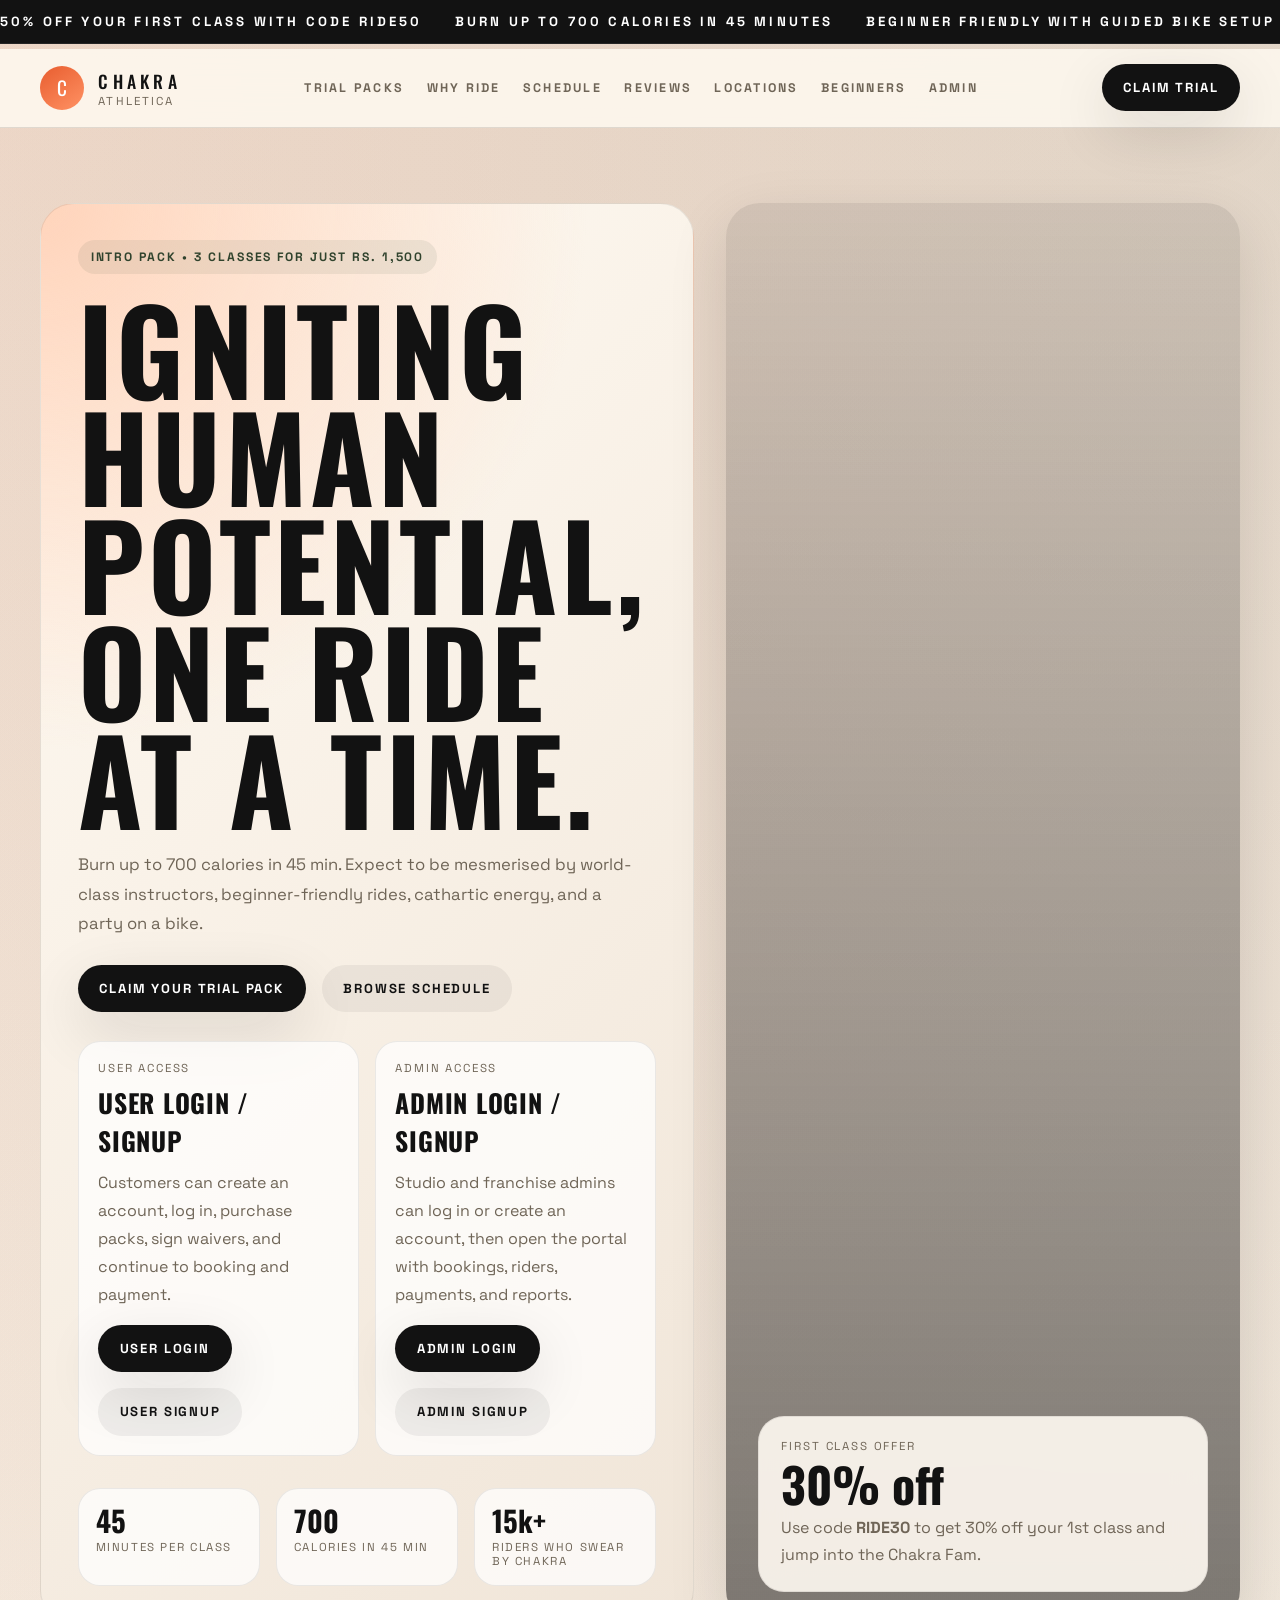
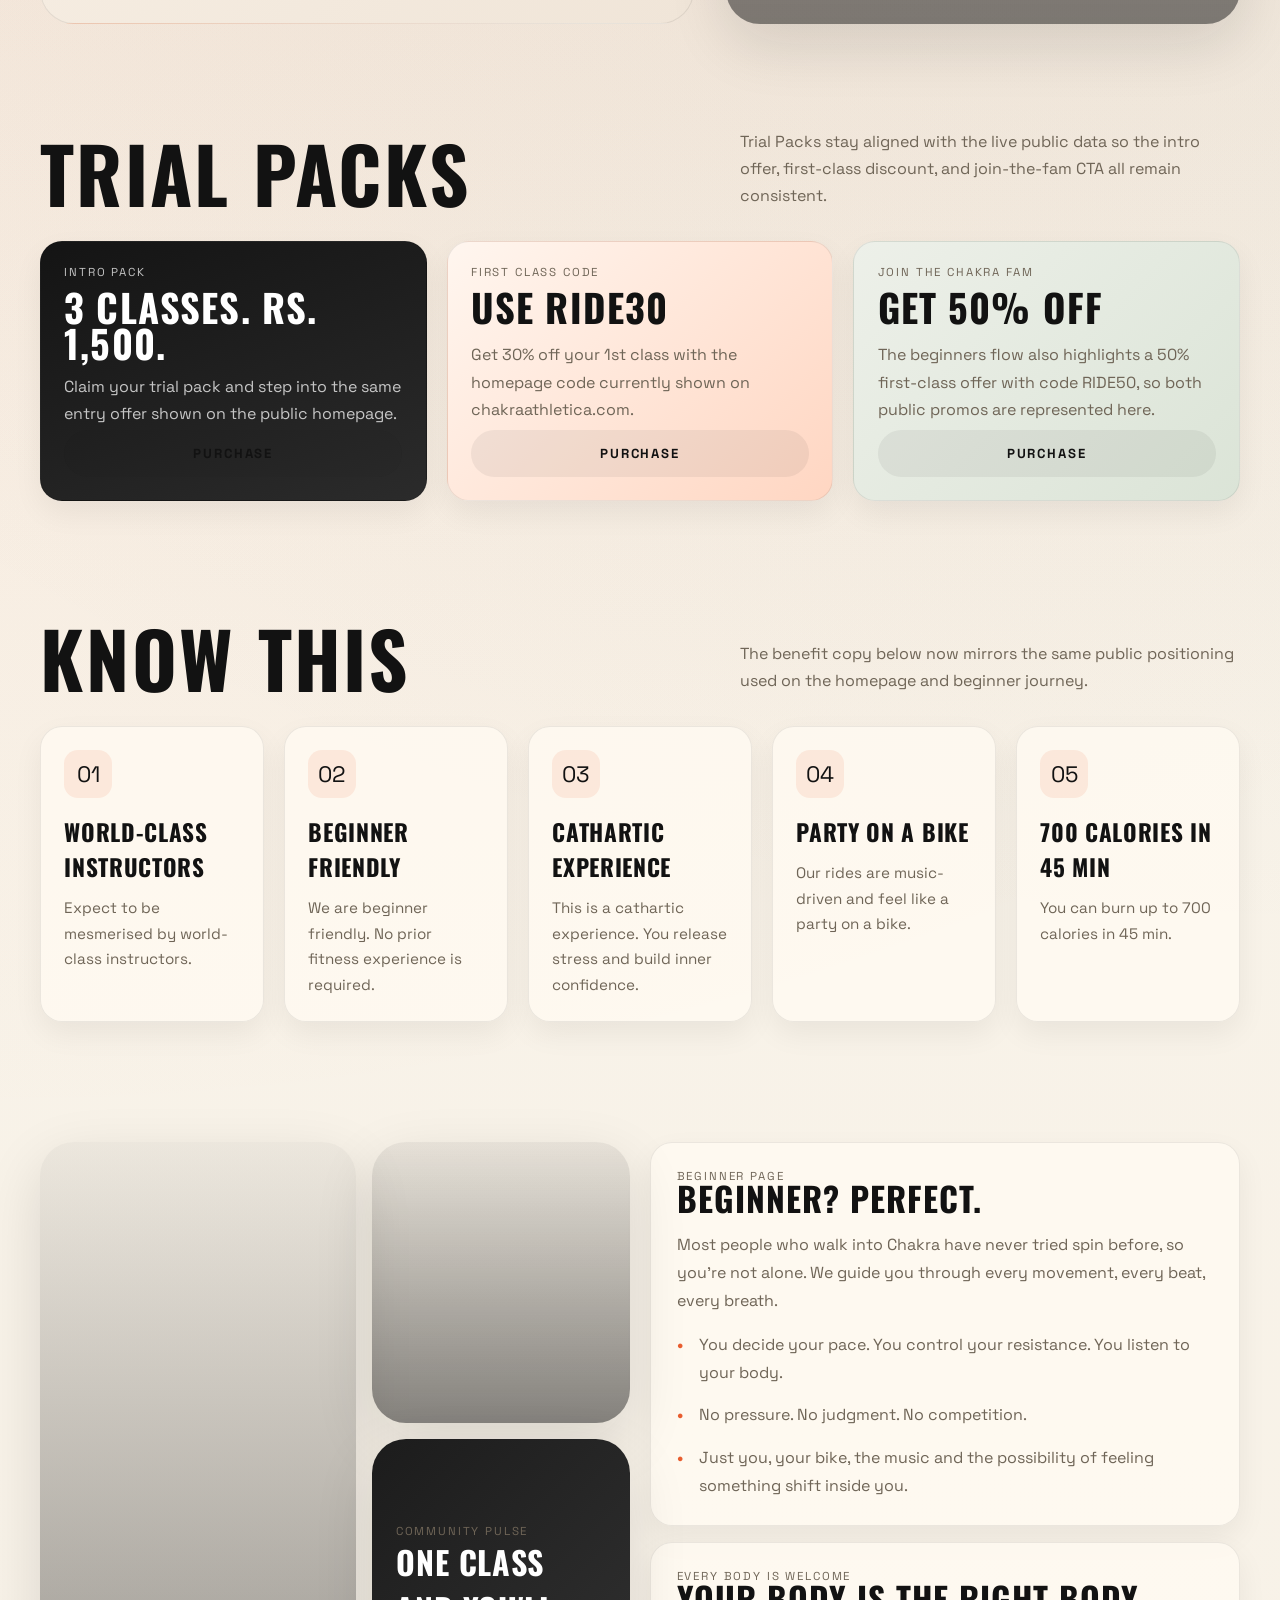
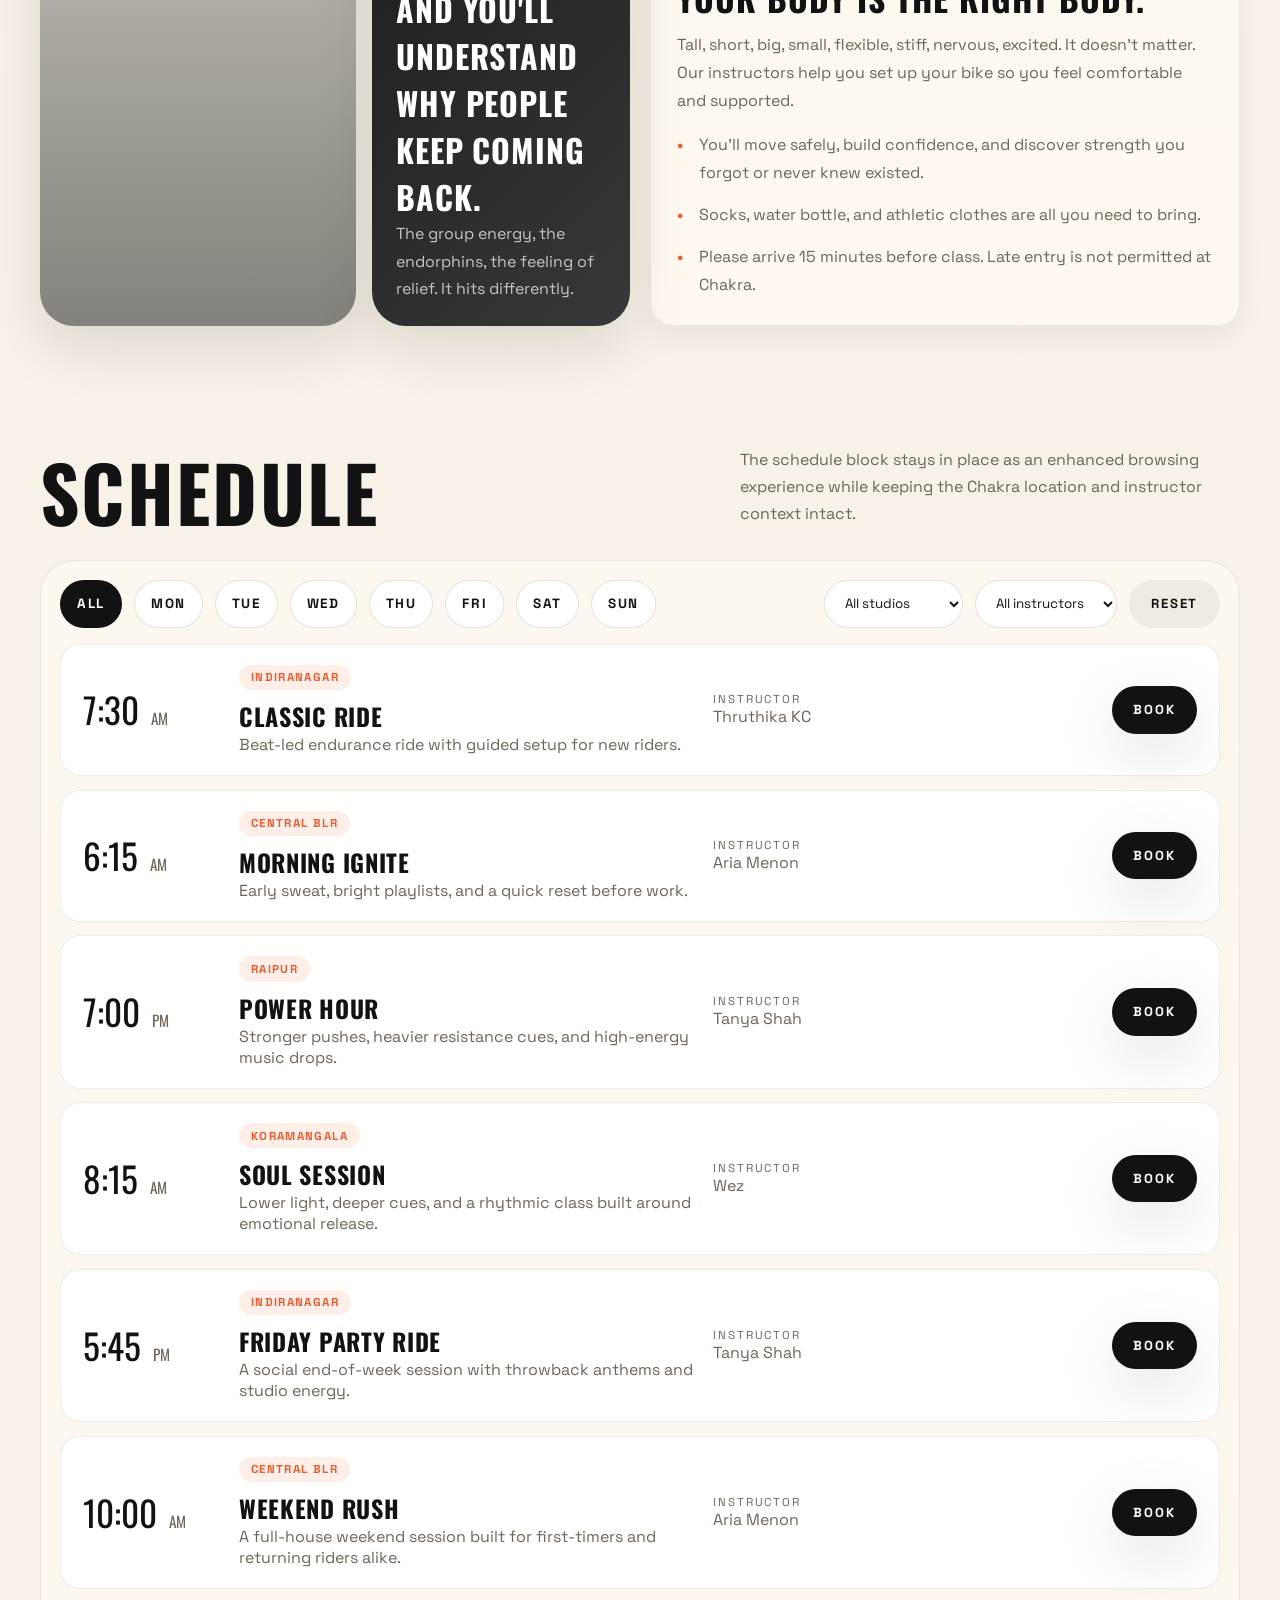
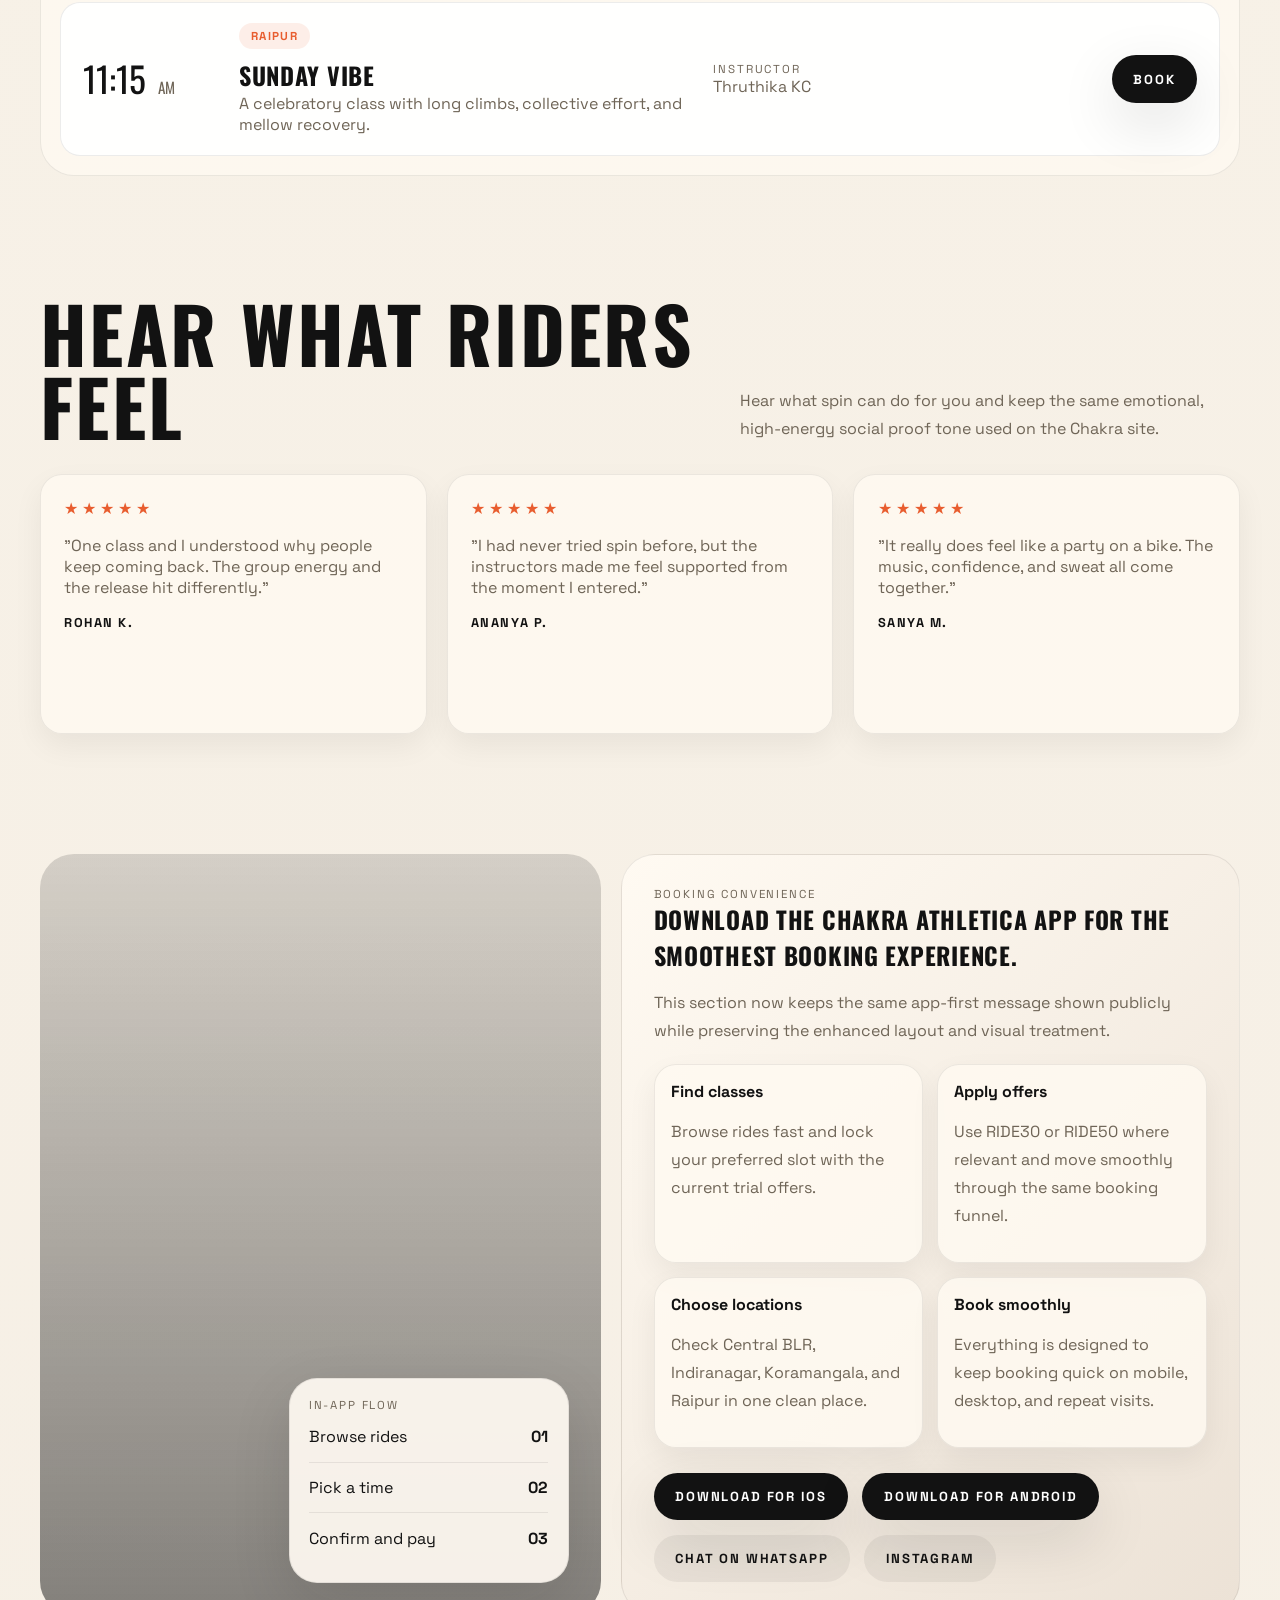
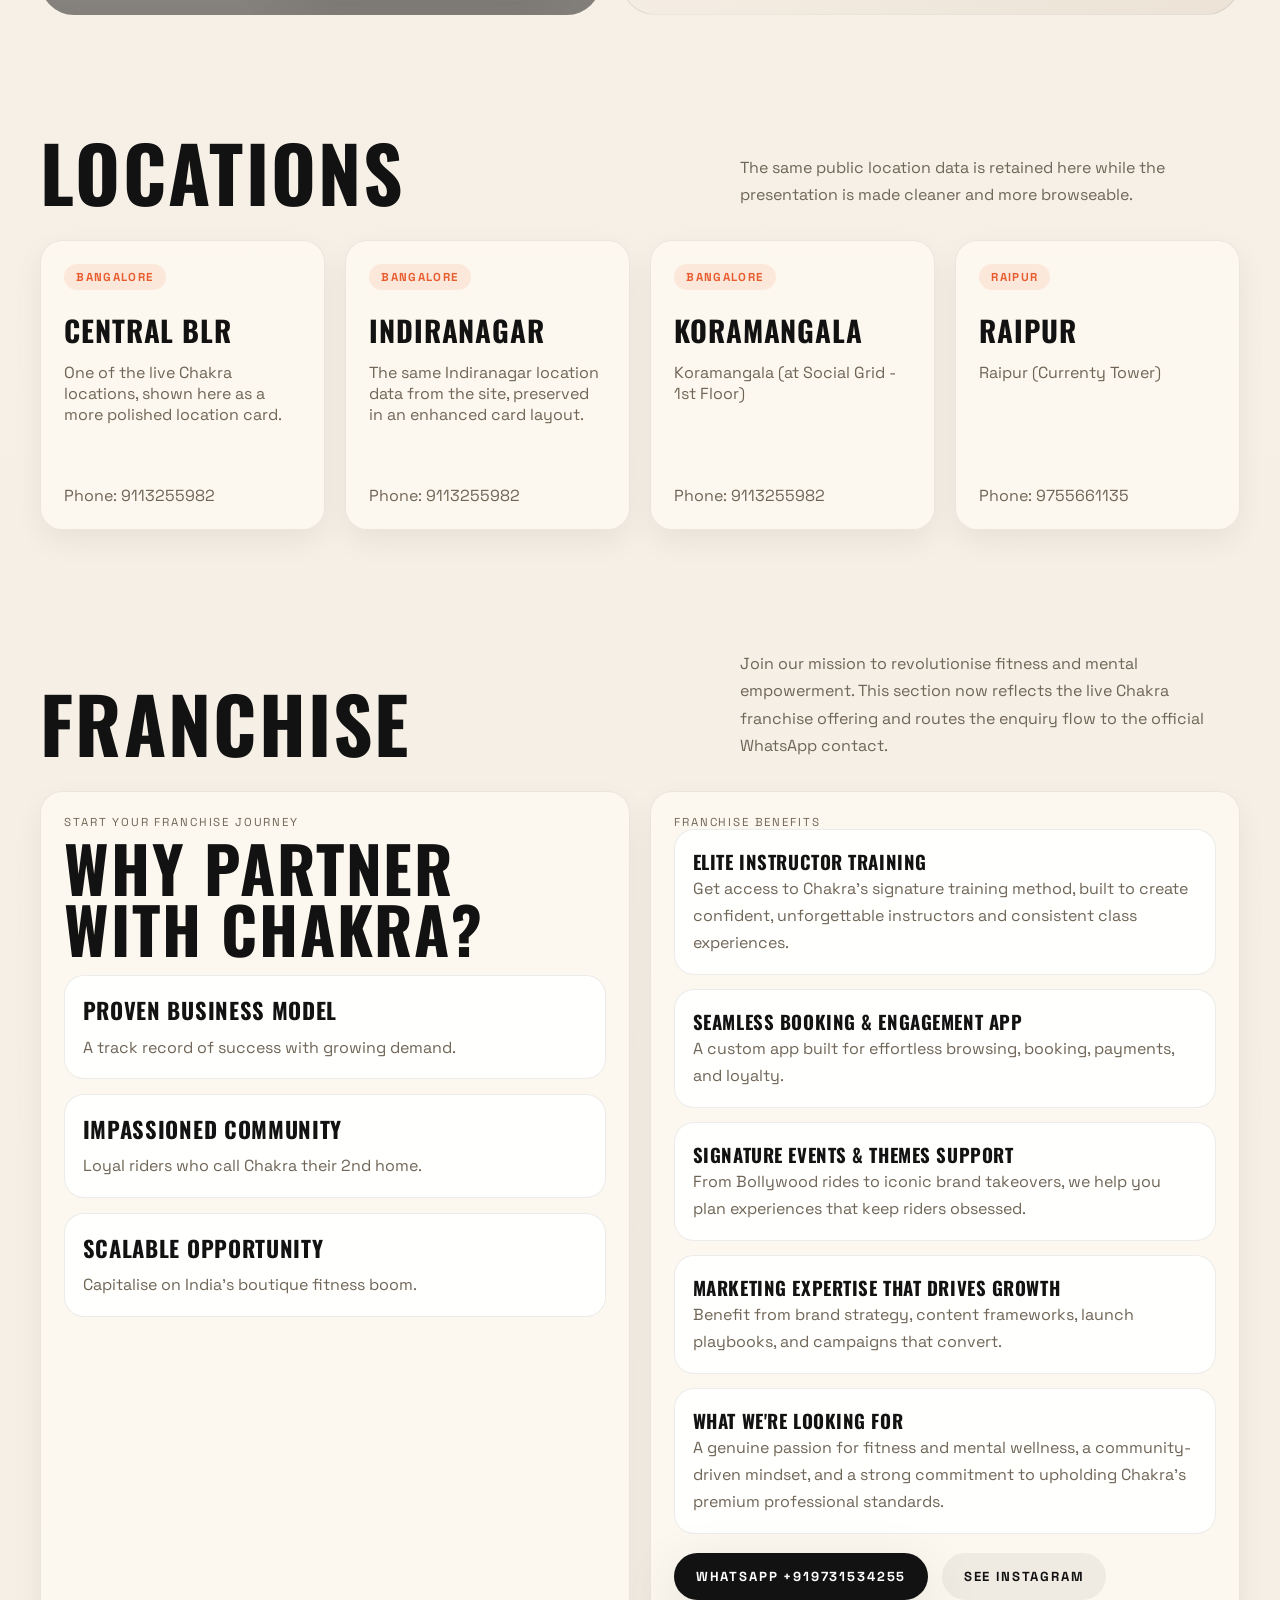
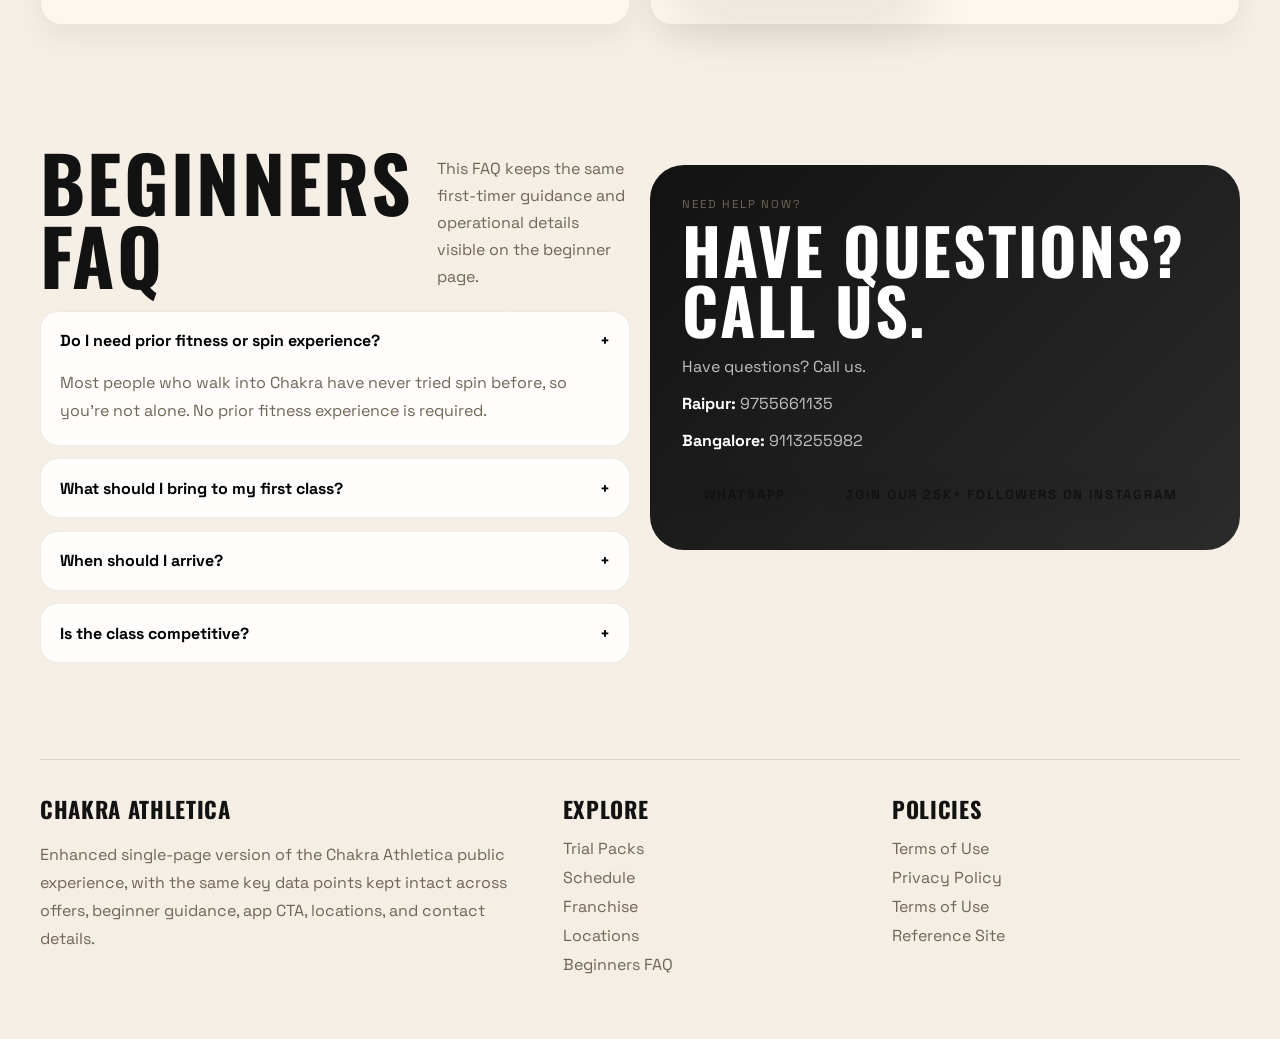
<file: Untitled-1-version -1.html>
<!DOCTYPE html>
<html lang="en">
<head>
    <meta charset="UTF-8">
    <meta name="viewport" content="width=device-width, initial-scale=1.0">
    <title>Chakra Athletica</title>
    <style>
        @import url('https://fonts.googleapis.com/css2?family=Oswald:wght@300;400;500;700&family=Space+Grotesk:wght@300;400;500;700&display=swap');

        :root {
            --bg: #f7f1e7;
            --paper: #fffaf2;
            --ink: #121212;
            --muted: #6f6557;
            --line: rgba(18, 18, 18, 0.12);
            --accent: #e85d2f;
            --accent-soft: #ffd2b8;
            --olive: #30432d;
            --sand: #d5c3ad;
            --card: rgba(255, 250, 242, 0.8);
            --shadow: 0 20px 60px rgba(18, 18, 18, 0.12);
            --radius-xl: 34px;
            --radius-lg: 22px;
            --radius-md: 16px;
            --max: 1200px;
        }

        * {
            box-sizing: border-box;
        }

        html {
            scroll-behavior: smooth;
        }

        body {
            margin: 0;
            font-family: "Space Grotesk", sans-serif;
            color: var(--ink);
            background:
                radial-gradient(circle at top left, rgba(232, 93, 47, 0.14), transparent 30%),
                radial-gradient(circle at top right, rgba(48, 67, 45, 0.12), transparent 28%),
                linear-gradient(180deg, #f9f4ea 0%, #f5eee4 100%);
            overflow-x: hidden;
        }

        body.modal-open {
            overflow: hidden;
        }

        img {
            max-width: 100%;
            display: block;
        }

        a {
            color: inherit;
            text-decoration: none;
        }

        .promo-bar {
            position: sticky;
            top: 0;
            z-index: 60;
            overflow: hidden;
            background: var(--ink);
            color: #fff;
            border-bottom: 1px solid rgba(255, 255, 255, 0.08);
        }

        .promo-track {
            display: flex;
            width: max-content;
            animation: marquee 22s linear infinite;
            white-space: nowrap;
            font-size: 0.83rem;
            letter-spacing: 0.24em;
            text-transform: uppercase;
            font-weight: 700;
            padding: 0.8rem 0;
        }

        .promo-track span {
            padding-right: 2rem;
        }

        @keyframes marquee {
            from { transform: translateX(0); }
            to { transform: translateX(-50%); }
        }

        .site-nav {
            position: sticky;
            top: 49px;
            z-index: 55;
            backdrop-filter: blur(18px);
            background: rgba(255, 250, 242, 0.82);
            border-bottom: 1px solid var(--line);
        }

        .nav-inner,
        .section-inner {
            width: min(var(--max), calc(100% - 2rem));
            margin: 0 auto;
        }

        .nav-inner {
            display: flex;
            align-items: center;
            justify-content: space-between;
            gap: 1rem;
            min-height: 78px;
        }

        .brand {
            display: flex;
            align-items: center;
            gap: 0.9rem;
            text-transform: uppercase;
        }

        .brand-mark {
            width: 44px;
            height: 44px;
            border-radius: 50%;
            display: grid;
            place-items: center;
            font-family: "Oswald", sans-serif;
            font-size: 1.2rem;
            background: linear-gradient(145deg, var(--accent), #ff9264);
            color: #fff;
        }

        .brand-copy strong {
            display: block;
            font-family: "Oswald", sans-serif;
            font-size: 1.1rem;
            letter-spacing: 0.24em;
            font-weight: 500;
        }

        .brand-copy span {
            display: block;
            font-size: 0.72rem;
            letter-spacing: 0.18em;
            color: var(--muted);
        }

        .nav-links {
            display: flex;
            align-items: center;
            gap: 1.4rem;
            flex-wrap: wrap;
            justify-content: center;
        }

        .nav-links a {
            font-size: 0.78rem;
            text-transform: uppercase;
            letter-spacing: 0.18em;
            color: var(--muted);
            font-weight: 700;
        }

        .nav-links a:hover,
        .nav-links a:focus-visible {
            color: var(--ink);
        }

        .button,
        button {
            border: 0;
            cursor: pointer;
            font: inherit;
        }

        .button {
            display: inline-flex;
            align-items: center;
            justify-content: center;
            gap: 0.65rem;
            border-radius: 999px;
            padding: 0.95rem 1.35rem;
            font-size: 0.82rem;
            letter-spacing: 0.14em;
            text-transform: uppercase;
            font-weight: 700;
            transition: transform 180ms ease, box-shadow 180ms ease, background 180ms ease;
        }

        .button:hover,
        .button:focus-visible {
            transform: translateY(-2px);
        }

        .button-primary {
            background: var(--ink);
            color: #fff;
            box-shadow: var(--shadow);
        }

        .button-primary:hover,
        .button-primary:focus-visible {
            background: var(--accent);
        }

        .button-secondary {
            background: rgba(18, 18, 18, 0.06);
            color: var(--ink);
        }

        .hero {
            padding: 5rem 0 4rem;
        }

        .hero-grid {
            display: grid;
            grid-template-columns: 1.12fr 0.88fr;
            gap: 2rem;
            align-items: stretch;
        }

        .hero-copy,
        .hero-visual {
            border-radius: var(--radius-xl);
            overflow: hidden;
            position: relative;
        }

        .hero-copy {
            background:
                radial-gradient(circle at top left, rgba(255, 210, 184, 0.95), transparent 35%),
                linear-gradient(135deg, #fffaf2 0%, #f0e5d8 100%);
            border: 1px solid rgba(18, 18, 18, 0.08);
            padding: 2.3rem;
            display: flex;
            flex-direction: column;
            justify-content: space-between;
            min-height: 640px;
        }

        .eyebrow {
            display: inline-flex;
            width: fit-content;
            align-items: center;
            gap: 0.55rem;
            padding: 0.55rem 0.8rem;
            border-radius: 999px;
            background: rgba(48, 67, 45, 0.08);
            font-size: 0.76rem;
            letter-spacing: 0.16em;
            text-transform: uppercase;
            font-weight: 700;
            color: var(--olive);
        }

        .hero h1,
        h2,
        h3,
        .big-stat {
            font-family: "Oswald", sans-serif;
            text-transform: uppercase;
            letter-spacing: 0.03em;
            margin: 0;
        }

        .hero h1 {
            font-size: clamp(3.9rem, 10vw, 7.3rem);
            line-height: 0.92;
            max-width: 9ch;
            margin-top: 1.25rem;
        }

        .hero-intro {
            max-width: 52ch;
            color: var(--muted);
            font-size: 1.04rem;
            line-height: 1.75;
            margin: 1.2rem 0 0;
        }

        .entry-grid {
            display: grid;
            grid-template-columns: repeat(2, minmax(0, 1fr));
            gap: 1rem;
            margin-top: 1.8rem;
        }

        .entry-card {
            border-radius: 22px;
            border: 1px solid rgba(18, 18, 18, 0.08);
            background: rgba(255, 255, 255, 0.72);
            padding: 1.2rem;
        }

        .entry-card h3 {
            font-size: 1.6rem;
            margin: 0.45rem 0 0.65rem;
        }

        .entry-card p {
            margin: 0;
            color: var(--muted);
            line-height: 1.75;
        }

        .hero-cta-row {
            display: flex;
            gap: 1rem;
            flex-wrap: wrap;
            margin-top: 1.7rem;
        }

        .hero-meta {
            display: grid;
            grid-template-columns: repeat(3, minmax(0, 1fr));
            gap: 1rem;
            margin-top: 2rem;
        }

        .meta-card {
            background: rgba(255, 255, 255, 0.72);
            border: 1px solid rgba(18, 18, 18, 0.08);
            border-radius: var(--radius-lg);
            padding: 1.05rem;
        }

        .meta-card strong {
            display: block;
            font-family: "Oswald", sans-serif;
            font-size: 1.8rem;
            line-height: 1;
            margin-bottom: 0.35rem;
        }

        .meta-card span {
            display: block;
            text-transform: uppercase;
            letter-spacing: 0.14em;
            font-size: 0.72rem;
            color: var(--muted);
        }

        .hero-visual {
            min-height: 640px;
            background:
                linear-gradient(180deg, rgba(18, 18, 18, 0.1), rgba(18, 18, 18, 0.52)),
                url("https://images.unsplash.com/photo-1517838277536-f5f99be501cd?auto=format&fit=crop&w=1400&q=80") center/cover;
            display: flex;
            align-items: end;
            padding: 2rem;
            box-shadow: var(--shadow);
        }

        .hero-panel {
            width: 100%;
            background: rgba(255, 250, 242, 0.9);
            backdrop-filter: blur(16px);
            border-radius: 26px;
            padding: 1.4rem;
            border: 1px solid rgba(18, 18, 18, 0.08);
        }

        .hero-panel small,
        .label {
            display: block;
            text-transform: uppercase;
            letter-spacing: 0.16em;
            font-size: 0.72rem;
            color: var(--muted);
        }

        .hero-panel strong {
            display: block;
            font-family: "Oswald", sans-serif;
            font-size: 3rem;
            line-height: 1;
            margin: 0.45rem 0;
        }

        .hero-panel p {
            margin: 0;
            color: var(--muted);
            line-height: 1.65;
        }

        section {
            padding: 2.5rem 0 5rem;
        }

        .section-heading {
            display: flex;
            align-items: end;
            justify-content: space-between;
            gap: 1.5rem;
            margin-bottom: 2rem;
        }

        .section-heading h2 {
            font-size: clamp(2.8rem, 6vw, 4.8rem);
            line-height: 0.95;
        }

        .section-heading p {
            max-width: 50ch;
            color: var(--muted);
            line-height: 1.7;
            margin: 0;
        }

        .offer-grid,
        .benefit-grid,
        .story-grid,
        .review-grid,
        .location-grid,
        .faq-grid,
        .footer-grid {
            display: grid;
            gap: 1.25rem;
        }

        .offer-grid {
            grid-template-columns: repeat(3, minmax(0, 1fr));
        }

        .card {
            border-radius: var(--radius-lg);
            padding: 1.45rem;
            border: 1px solid rgba(18, 18, 18, 0.08);
            background: var(--card);
            box-shadow: 0 12px 30px rgba(18, 18, 18, 0.06);
        }

        .offer-card {
            min-height: 260px;
            display: flex;
            flex-direction: column;
            justify-content: space-between;
        }

        .offer-card.accent {
            background: linear-gradient(160deg, #141414, #2b2b2b);
            color: #fff;
        }

        .offer-card.accent .label,
        .offer-card.accent p {
            color: rgba(255, 255, 255, 0.74);
        }

        .offer-card.soft {
            background: linear-gradient(135deg, #fff6ef, #ffd6c2);
        }

        .offer-card.olive {
            background: linear-gradient(135deg, #edf0e9, #dbe4d7);
        }

        .offer-card h3 {
            font-size: 2.4rem;
            line-height: 0.94;
            margin: 0.6rem 0;
        }

        .offer-card p {
            color: var(--muted);
            line-height: 1.7;
            margin: 0;
        }

        .benefit-grid {
            grid-template-columns: repeat(5, minmax(0, 1fr));
        }

        .benefit-card {
            min-height: 210px;
        }

        .benefit-icon {
            width: 48px;
            height: 48px;
            border-radius: 14px;
            display: grid;
            place-items: center;
            background: rgba(232, 93, 47, 0.1);
            font-size: 1.4rem;
            margin-bottom: 1rem;
        }

        .benefit-card h3 {
            font-size: 1.45rem;
            margin-bottom: 0.65rem;
        }

        .benefit-card p {
            margin: 0;
            color: var(--muted);
            line-height: 1.7;
            font-size: 0.95rem;
        }

        .story-grid {
            grid-template-columns: 1fr 1fr;
            align-items: stretch;
        }

        .media-stack {
            display: grid;
            gap: 1rem;
            grid-template-columns: 1.1fr 0.9fr;
        }

        .media-card {
            min-height: 460px;
            border-radius: var(--radius-xl);
            overflow: hidden;
            position: relative;
            box-shadow: var(--shadow);
        }

        .media-card.tall {
            background:
                linear-gradient(180deg, rgba(18, 18, 18, 0.05), rgba(18, 18, 18, 0.5)),
                url("https://images.unsplash.com/photo-1518611012118-696072aa579a?auto=format&fit=crop&w=900&q=80") center/cover;
        }

        .media-card.short {
            min-height: 220px;
            background:
                linear-gradient(180deg, rgba(18, 18, 18, 0.08), rgba(18, 18, 18, 0.5)),
                url("https://images.unsplash.com/photo-1517836357463-d25dfeac3438?auto=format&fit=crop&w=900&q=80") center/cover;
        }

        .media-card.note {
            min-height: 220px;
            background: linear-gradient(135deg, #1c1c1c, #383838);
            color: #fff;
            padding: 1.5rem;
            display: flex;
            flex-direction: column;
            justify-content: end;
        }

        .story-copy {
            display: grid;
            gap: 1rem;
        }

        .story-copy .card {
            padding: 1.6rem;
        }

        .story-copy h3 {
            font-size: 2.1rem;
            line-height: 0.95;
            margin-bottom: 0.7rem;
        }

        .story-copy p,
        .story-copy li,
        .app-copy p,
        .contact-copy p,
        .footer-grid p {
            color: var(--muted);
            line-height: 1.75;
        }

        ul.check-list {
            list-style: none;
            padding: 0;
            margin: 1rem 0 0;
            display: grid;
            gap: 0.9rem;
        }

        ul.check-list li {
            position: relative;
            padding-left: 1.4rem;
        }

        ul.check-list li::before {
            content: "•";
            position: absolute;
            left: 0;
            top: 0;
            color: var(--accent);
            font-weight: 700;
        }

        .schedule-shell {
            border-radius: var(--radius-xl);
            padding: 1.2rem;
            background: rgba(255, 250, 242, 0.74);
            border: 1px solid rgba(18, 18, 18, 0.08);
        }

        .schedule-toolbar {
            display: flex;
            align-items: center;
            justify-content: space-between;
            gap: 1rem;
            flex-wrap: wrap;
            margin-bottom: 1rem;
        }

        .filter-row,
        .day-tabs {
            display: flex;
            gap: 0.75rem;
            flex-wrap: wrap;
        }

        select,
        .day-tabs button {
            min-height: 48px;
            border-radius: 999px;
            border: 1px solid rgba(18, 18, 18, 0.12);
            background: rgba(255, 255, 255, 0.9);
            padding: 0 1rem;
            font-family: inherit;
            font-size: 0.84rem;
            color: var(--ink);
        }

        .day-tabs button {
            text-transform: uppercase;
            letter-spacing: 0.12em;
            font-weight: 700;
        }

        .day-tabs button.active {
            background: var(--ink);
            color: #fff;
        }

        .schedule-list {
            display: grid;
            gap: 0.85rem;
        }

        .session {
            display: grid;
            grid-template-columns: 140px 1.2fr 1fr auto;
            align-items: center;
            gap: 1rem;
            padding: 1.25rem 1.35rem;
            border-radius: 20px;
            background: rgba(255, 255, 255, 0.92);
            border: 1px solid rgba(18, 18, 18, 0.08);
        }

        .session-time {
            font-family: "Oswald", sans-serif;
            font-size: 2.2rem;
            line-height: 0.95;
        }

        .session-time span {
            font-size: 0.95rem;
            color: var(--muted);
            margin-left: 0.25rem;
        }

        .session h3 {
            font-size: 1.5rem;
        }

        .session p,
        .session small,
        .location-card p,
        .review-card p {
            margin: 0;
            color: var(--muted);
        }

        .session .pill,
        .location-tag {
            display: inline-flex;
            width: fit-content;
            align-items: center;
            border-radius: 999px;
            background: rgba(232, 93, 47, 0.1);
            color: var(--accent);
            padding: 0.35rem 0.75rem;
            font-size: 0.72rem;
            letter-spacing: 0.12em;
            text-transform: uppercase;
            font-weight: 700;
            margin-bottom: 0.5rem;
        }

        .empty-state {
            display: none;
            padding: 2.2rem;
            border-radius: 20px;
            background: rgba(18, 18, 18, 0.03);
            text-align: center;
            color: var(--muted);
        }

        .review-grid {
            grid-template-columns: repeat(3, minmax(0, 1fr));
        }

        .review-card {
            min-height: 260px;
        }

        .stars {
            letter-spacing: 0.25em;
            color: var(--accent);
            margin-bottom: 1rem;
        }

        .review-card strong {
            display: block;
            margin-top: 1rem;
            text-transform: uppercase;
            letter-spacing: 0.12em;
            font-size: 0.8rem;
        }

        .app-shell {
            display: grid;
            grid-template-columns: 0.95fr 1.05fr;
            gap: 1.25rem;
            align-items: stretch;
        }

        .app-phone {
            border-radius: var(--radius-xl);
            background:
                linear-gradient(180deg, rgba(18, 18, 18, 0.15), rgba(18, 18, 18, 0.5)),
                url("https://images.unsplash.com/photo-1549060279-7e168fcee0c2?auto=format&fit=crop&w=1000&q=80") center/cover;
            min-height: 460px;
            position: relative;
            overflow: hidden;
        }

        .phone-ui {
            position: absolute;
            right: 2rem;
            bottom: 2rem;
            width: min(280px, calc(100% - 3rem));
            border-radius: 28px;
            background: rgba(255, 250, 242, 0.92);
            border: 1px solid rgba(18, 18, 18, 0.08);
            padding: 1.2rem;
            box-shadow: var(--shadow);
        }

        .phone-ui .mini-row {
            display: flex;
            justify-content: space-between;
            align-items: center;
            gap: 1rem;
            padding: 0.9rem 0;
            border-bottom: 1px solid rgba(18, 18, 18, 0.08);
        }

        .phone-ui .mini-row:last-child {
            border-bottom: 0;
        }

        .app-copy {
            border-radius: var(--radius-xl);
            padding: 2rem;
            background: linear-gradient(135deg, #fffaf2 0%, #ece2d6 100%);
            border: 1px solid rgba(18, 18, 18, 0.08);
        }

        .feature-list {
            display: grid;
            grid-template-columns: repeat(2, minmax(0, 1fr));
            gap: 0.85rem;
            margin: 1.2rem 0 1.6rem;
        }

        .feature-list .card {
            padding: 1rem;
            min-height: 100px;
        }

        .location-grid {
            grid-template-columns: repeat(4, minmax(0, 1fr));
        }

        .location-card {
            min-height: 290px;
            display: flex;
            flex-direction: column;
            justify-content: space-between;
        }

        .location-card h3 {
            font-size: 1.8rem;
            margin: 0.7rem 0;
        }

        .faq-grid {
            grid-template-columns: 1fr 1fr;
            align-items: start;
        }

        .accordion {
            display: grid;
            gap: 0.8rem;
        }

        .accordion-item {
            border-radius: 18px;
            overflow: hidden;
            border: 1px solid rgba(18, 18, 18, 0.08);
            background: rgba(255, 255, 255, 0.92);
        }

        .accordion-trigger {
            width: 100%;
            text-align: left;
            background: transparent;
            padding: 1.15rem 1.2rem;
            display: flex;
            align-items: center;
            justify-content: space-between;
            gap: 1rem;
            font-weight: 700;
        }

        .accordion-content {
            padding: 0 1.2rem 1.2rem;
            color: var(--muted);
            line-height: 1.75;
            display: none;
        }

        .accordion-item.open .accordion-content {
            display: block;
        }

        .contact-band {
            border-radius: var(--radius-xl);
            padding: 2rem;
            background: linear-gradient(135deg, var(--ink), #2b2b2b);
            color: #fff;
            margin-top: 1.25rem;
        }

        .contact-band p {
            color: rgba(255, 255, 255, 0.72);
        }

        footer {
            padding: 1rem 0 3.5rem;
        }

        .footer-grid {
            grid-template-columns: 1.3fr 0.8fr 0.9fr;
            padding: 2rem 0 0;
            border-top: 1px solid var(--line);
        }

        .footer-grid h3 {
            font-size: 1.4rem;
            margin-bottom: 0.8rem;
        }

        .footer-grid a {
            display: block;
            margin-bottom: 0.5rem;
            color: var(--muted);
        }

        .footer-grid a:hover,
        .footer-grid a:focus-visible {
            color: var(--ink);
        }

        .modal {
            position: fixed;
            inset: 0;
            z-index: 120;
            display: none;
            place-items: center;
            padding: 1.25rem;
            background: rgba(18, 18, 18, 0.66);
            backdrop-filter: blur(8px);
        }

        .modal.open {
            display: grid;
        }

        .modal-panel {
            width: min(640px, 100%);
            background: var(--paper);
            border-radius: 28px;
            padding: 1.5rem;
            border: 1px solid rgba(18, 18, 18, 0.08);
            box-shadow: var(--shadow);
        }

        .modal-head {
            display: flex;
            justify-content: space-between;
            align-items: start;
            gap: 1rem;
            margin-bottom: 1rem;
        }

        .modal-head h3 {
            font-size: 2.1rem;
            line-height: 0.95;
        }

        .icon-button {
            width: 42px;
            height: 42px;
            display: grid;
            place-items: center;
            border-radius: 50%;
            background: rgba(18, 18, 18, 0.06);
        }

        .modal-grid {
            display: grid;
            grid-template-columns: repeat(2, minmax(0, 1fr));
            gap: 1rem;
        }

        .action-strip {
            display: flex;
            gap: 0.9rem;
            flex-wrap: wrap;
            margin-top: 1.2rem;
        }

        .store-button {
            min-width: 180px;
        }

        .franchise-shell,
        .auth-shell {
            display: grid;
            grid-template-columns: 1fr 1fr;
            gap: 1.25rem;
        }

        .franchise-points,
        .franchise-benefits,
        .form-grid,
        .checkbox-list {
            display: grid;
            gap: 0.9rem;
        }

        .franchise-item,
        .mini-card,
        .summary-card {
            border-radius: 20px;
            border: 1px solid rgba(18, 18, 18, 0.08);
            background: rgba(255, 255, 255, 0.9);
            padding: 1.1rem;
        }

        .franchise-item h3,
        .summary-card h3 {
            font-size: 1.4rem;
            margin: 0 0 0.45rem;
        }

        .form-grid.two {
            grid-template-columns: 1fr 1fr;
        }

        .field {
            display: grid;
            gap: 0.4rem;
        }

        .field label,
        .checkbox,
        .step-label {
            font-size: 0.78rem;
            text-transform: uppercase;
            letter-spacing: 0.12em;
            font-weight: 700;
        }

        .field input,
        .field select,
        .field textarea {
            width: 100%;
            min-height: 50px;
            border-radius: 14px;
            border: 1px solid rgba(18, 18, 18, 0.12);
            background: rgba(255, 255, 255, 0.96);
            padding: 0.9rem 1rem;
            font-family: inherit;
            font-size: 0.95rem;
            color: var(--ink);
        }

        .field textarea {
            min-height: 120px;
            resize: vertical;
        }

        .step-row {
            display: flex;
            align-items: center;
            gap: 0.9rem;
            margin-bottom: 1.1rem;
        }

        .step-chip {
            width: 38px;
            height: 38px;
            border-radius: 50%;
            display: grid;
            place-items: center;
            background: rgba(18, 18, 18, 0.08);
            font-weight: 700;
        }

        .step-chip.active {
            background: var(--ink);
            color: #fff;
        }

        .auth-tabs {
            display: flex;
            gap: 0.75rem;
            margin-bottom: 1rem;
            flex-wrap: wrap;
        }

        .portal {
            display: none;
            padding: 3rem 0 5rem;
        }

        .portal.active {
            display: block;
        }

        .portal-shell {
            display: grid;
            grid-template-columns: 260px 1fr;
            gap: 1rem;
            align-items: start;
        }

        .portal-sidebar,
        .portal-panel {
            border-radius: 24px;
            border: 1px solid rgba(18, 18, 18, 0.08);
            background: rgba(255, 255, 255, 0.94);
            padding: 1.2rem;
        }

        .portal-tabs {
            display: grid;
            gap: 0.65rem;
            margin-top: 1rem;
        }

        .portal-tab {
            width: 100%;
            text-align: left;
            padding: 0.9rem 1rem;
            border-radius: 16px;
            background: rgba(18, 18, 18, 0.05);
            font-weight: 700;
            letter-spacing: 0.04em;
        }

        .portal-tab.active {
            background: var(--ink);
            color: #fff;
        }

        .portal-view {
            display: none;
        }

        .portal-view.active {
            display: block;
        }

        .admin-hero {
            margin-top: 1rem;
            padding: 1.2rem;
            border-radius: 24px;
            background: linear-gradient(135deg, #1f2937, #111827);
            color: #fff;
        }

        .admin-hero p {
            margin: 0.6rem 0 0;
            color: rgba(255, 255, 255, 0.76);
            line-height: 1.7;
        }

        .access-grid {
            display: grid;
            grid-template-columns: repeat(2, minmax(0, 1fr));
            gap: 0.85rem;
            margin-top: 1rem;
        }

        .access-card {
            border-radius: 18px;
            border: 1px solid rgba(18, 18, 18, 0.08);
            background: rgba(255, 255, 255, 0.96);
            padding: 1rem;
        }

        .access-card strong {
            display: block;
            margin-bottom: 0.35rem;
        }

        .access-card p {
            margin: 0;
            color: var(--muted);
            line-height: 1.7;
            font-size: 0.92rem;
        }

        .admin-dashboard {
            display: grid;
            gap: 1rem;
            margin-top: 1rem;
        }

        .dashboard-grid {
            display: grid;
            grid-template-columns: repeat(3, minmax(0, 1fr));
            gap: 0.85rem;
        }

        .dashboard-stat {
            border-radius: 18px;
            border: 1px solid rgba(18, 18, 18, 0.08);
            background: rgba(255, 255, 255, 0.96);
            padding: 1rem;
        }

        .dashboard-stat strong {
            display: block;
            font-family: "Oswald", sans-serif;
            font-size: 2rem;
            line-height: 1;
            margin-top: 0.35rem;
        }

        .admin-table {
            width: 100%;
            border-collapse: collapse;
            font-size: 0.92rem;
            background: rgba(255, 255, 255, 0.96);
            border-radius: 18px;
            overflow: hidden;
        }

        .admin-table th,
        .admin-table td {
            padding: 0.9rem 1rem;
            border-bottom: 1px solid rgba(18, 18, 18, 0.08);
            text-align: left;
            vertical-align: top;
        }

        .admin-table th {
            font-size: 0.76rem;
            text-transform: uppercase;
            letter-spacing: 0.12em;
            color: var(--muted);
            background: rgba(18, 18, 18, 0.03);
        }

        .admin-table tr:last-child td {
            border-bottom: 0;
        }

        .auth-tabs button.active {
            background: var(--ink);
            color: #fff;
        }

        .auth-panel {
            display: none;
        }

        .auth-panel.active {
            display: block;
        }

        .signature-box {
            border-radius: 20px;
            border: 1px solid rgba(18, 18, 18, 0.08);
            background: rgba(255, 255, 255, 0.94);
            padding: 1rem;
            min-height: 180px;
        }

        .signature-tools {
            display: flex;
            gap: 0.75rem;
            flex-wrap: wrap;
            margin: 1rem 0;
        }

        .signature-pad {
            width: 100%;
            min-height: 180px;
            border-radius: 18px;
            border: 1px dashed rgba(18, 18, 18, 0.2);
            background: linear-gradient(180deg, rgba(255,255,255,0.96), rgba(248,244,238,0.96));
            display: grid;
            place-items: center;
            color: var(--muted);
            text-align: center;
            padding: 1rem;
        }

        .payment-shell {
            display: grid;
            grid-template-columns: 1.1fr 0.9fr;
            gap: 1rem;
        }

        .payment-brand {
            display: flex;
            align-items: center;
            justify-content: space-between;
            gap: 1rem;
            margin-bottom: 1rem;
        }

        .trusted-badge {
            display: inline-flex;
            align-items: center;
            gap: 0.5rem;
            padding: 0.45rem 0.8rem;
            border-radius: 999px;
            background: rgba(18, 18, 18, 0.06);
            font-size: 0.75rem;
            text-transform: uppercase;
            letter-spacing: 0.12em;
            font-weight: 700;
        }

        .price-box {
            border-radius: 22px;
            background: linear-gradient(135deg, #0f172a, #1e293b);
            color: #fff;
            padding: 1.25rem;
        }

        .price-box strong {
            display: block;
            font-family: "Oswald", sans-serif;
            font-size: 3rem;
            line-height: 1;
            margin-top: 0.35rem;
        }

        .payment-grid {
            display: grid;
            gap: 0.85rem;
        }

        .payment-option {
            display: flex;
            align-items: center;
            justify-content: space-between;
            gap: 1rem;
            border-radius: 18px;
            border: 1px solid rgba(18, 18, 18, 0.08);
            background: rgba(255, 255, 255, 0.96);
            padding: 1rem 1.1rem;
        }

        .payment-option strong,
        .offer-chip strong {
            display: block;
            margin-bottom: 0.2rem;
        }

        .payment-option span,
        .offer-chip span {
            color: var(--muted);
            font-size: 0.92rem;
        }

        .offer-list {
            display: flex;
            gap: 0.75rem;
            flex-wrap: wrap;
            margin-top: 1rem;
        }

        .offer-chip {
            flex: 1 1 200px;
            border-radius: 18px;
            border: 1px solid rgba(18, 18, 18, 0.08);
            background: rgba(255, 255, 255, 0.96);
            padding: 0.95rem 1rem;
        }

        .qr-box {
            border-radius: 24px;
            border: 1px solid rgba(18, 18, 18, 0.08);
            background: rgba(255, 255, 255, 0.96);
            padding: 1.2rem;
            text-align: center;
        }

        .qr-box img {
            width: min(280px, 100%);
            margin: 1rem auto;
            border-radius: 18px;
            border: 1px solid rgba(18, 18, 18, 0.08);
            background: #fff;
        }

        .upi-apps {
            display: flex;
            flex-wrap: wrap;
            justify-content: center;
            gap: 0.55rem;
            margin-top: 0.9rem;
        }

        .upi-apps span {
            padding: 0.5rem 0.8rem;
            border-radius: 999px;
            background: rgba(18, 18, 18, 0.06);
            font-size: 0.78rem;
            font-weight: 700;
        }

        .signup-step {
            display: none;
        }

        .signup-step.active {
            display: block;
        }

        .checkbox {
            display: flex;
            align-items: start;
            gap: 0.75rem;
            text-transform: none;
            letter-spacing: normal;
            font-weight: 500;
            color: var(--muted);
        }

        .checkbox input {
            margin-top: 0.2rem;
        }

        .terms-box {
            max-height: 320px;
            overflow: auto;
            border-radius: 20px;
            border: 1px solid rgba(18, 18, 18, 0.08);
            background: rgba(255, 255, 255, 0.94);
            padding: 1rem 1.1rem;
            color: var(--muted);
            line-height: 1.7;
            font-size: 0.95rem;
        }

        .legal-frame {
            width: 100%;
            height: min(72vh, 760px);
            border: 1px solid rgba(18, 18, 18, 0.08);
            border-radius: 20px;
            background: #fff;
        }

        .legal-actions {
            display: flex;
            gap: 0.75rem;
            flex-wrap: wrap;
            margin-top: 1rem;
        }

        .summary-card p,
        .mini-card p,
        .franchise-item p {
            margin: 0;
            color: var(--muted);
            line-height: 1.7;
        }

        .summary-total {
            display: flex;
            justify-content: space-between;
            align-items: center;
            margin-top: 1rem;
            padding-top: 1rem;
            border-top: 1px solid rgba(18, 18, 18, 0.08);
            font-family: "Oswald", sans-serif;
            font-size: 1.8rem;
        }

        .auth-actions {
            display: flex;
            justify-content: space-between;
            gap: 0.75rem;
            flex-wrap: wrap;
            margin-top: 1.2rem;
        }

        .muted-link {
            color: var(--accent);
            text-decoration: underline;
            text-underline-offset: 0.2em;
        }

        .studio-choice {
            border-radius: 22px;
            padding: 1.2rem;
            background: rgba(255, 255, 255, 0.9);
            border: 1px solid rgba(18, 18, 18, 0.08);
        }

        .studio-choice strong {
            display: block;
            font-family: "Oswald", sans-serif;
            font-size: 1.7rem;
            margin: 0.45rem 0;
        }

        .studio-choice p {
            margin: 0 0 1rem;
            color: var(--muted);
            line-height: 1.65;
        }

        @media (max-width: 1100px) {
            .hero-grid,
            .story-grid,
            .app-shell,
            .faq-grid,
            .footer-grid {
                grid-template-columns: 1fr;
            }

            .offer-grid,
            .review-grid,
            .location-grid {
                grid-template-columns: repeat(2, minmax(0, 1fr));
            }

            .benefit-grid {
                grid-template-columns: repeat(3, minmax(0, 1fr));
            }

            .site-nav {
                top: 45px;
            }
        }

        @media (max-width: 760px) {
            .nav-inner {
                flex-direction: column;
                align-items: stretch;
                padding: 0.8rem 0;
            }

            .brand,
            .nav-links,
            .nav-actions {
                justify-content: center;
            }

            .hero {
                padding-top: 3rem;
            }

            .hero-copy,
            .hero-visual {
                min-height: auto;
            }

            .hero-meta,
            .offer-grid,
            .benefit-grid,
            .review-grid,
            .location-grid,
            .feature-list,
            .franchise-shell,
            .auth-shell,
            .payment-shell,
            .access-grid,
            .dashboard-grid,
            .form-grid.two,
            .modal-grid,
            .portal-shell {
                grid-template-columns: 1fr;
            }

            .media-stack {
                grid-template-columns: 1fr;
            }

            .session {
                grid-template-columns: 1fr;
                align-items: start;
            }

            .session .button {
                width: 100%;
            }

            .section-heading {
                align-items: start;
                flex-direction: column;
            }

            .admin-table {
                display: block;
                overflow-x: auto;
            }

            .site-nav {
                top: 42px;
            }
        }
    </style>
</head>
<body>
    <div class="promo-bar" aria-label="Promotional highlights">
        <div class="promo-track">
            <span>50% off your first class with code ride50</span>
            <span>burn up to 700 calories in 45 minutes</span>
            <span>beginner friendly with guided bike setup</span>
            <span>music-led rhythm rides that feel like a party</span>
            <span>50% off your first class with code ride50</span>
            <span>burn up to 700 calories in 45 minutes</span>
            <span>beginner friendly with guided bike setup</span>
            <span>music-led rhythm rides that feel like a party</span>
        </div>
    </div>

    <nav class="site-nav">
        <div class="nav-inner">
            <a class="brand" href="#top" aria-label="Chakra Athletica home">
                <div class="brand-mark">C</div>
                <div class="brand-copy">
                    <strong>Chakra</strong>
                    <span>Athletica</span>
                </div>
            </a>
            <div class="nav-links">
                <a href="#offers">Trial Packs</a>
                <a href="#benefits">Why Ride</a>
                <a href="#schedule">Schedule</a>
                <a href="#reviews">Reviews</a>
                <a href="#locations">Locations</a>
                <a href="#faq">Beginners</a>
                <a href="#" data-open-admin>Admin</a>
            </div>
            <div class="nav-actions">
                <button class="button button-primary" type="button" data-open-modal>Claim Trial</button>
            </div>
        </div>
    </nav>

    <main id="top">
        <section class="hero">
            <div class="section-inner hero-grid">
                <div class="hero-copy">
                    <div>
                        <div class="eyebrow">Intro pack • 3 classes for just Rs. 1,500</div>
                        <h1>Igniting human potential, one ride at a time.</h1>
                        <p class="hero-intro">
                            Burn up to 700 calories in 45 min. Expect to be mesmerised by world-class instructors, beginner-friendly rides, cathartic energy, and a party on a bike.
                        </p>
                        <div class="hero-cta-row">
                            <button class="button button-primary" type="button" data-open-modal>Claim your trial pack</button>
                            <a class="button button-secondary" href="#schedule">Browse Schedule</a>
                        </div>

                        <div class="entry-grid">
                            <article class="entry-card">
                                <span class="label">User access</span>
                                <h3>User Login / Signup</h3>
                                <p>Customers can create an account, log in, purchase packs, sign waivers, and continue to booking and payment.</p>
                                <div class="hero-cta-row" style="margin-top:1rem;">
                                    <button class="button button-primary" type="button" data-open-auth data-auth-mode="login">User Login</button>
                                    <button class="button button-secondary" type="button" data-open-auth data-auth-mode="signup">User Signup</button>
                                </div>
                            </article>

                            <article class="entry-card">
                                <span class="label">Admin access</span>
                                <h3>Admin Login / Signup</h3>
                                <p>Studio and franchise admins can log in or create an account, then open the portal with bookings, riders, payments, and reports.</p>
                                <div class="hero-cta-row" style="margin-top:1rem;">
                                    <button class="button button-primary" type="button" data-open-admin data-admin-mode="login">Admin Login</button>
                                    <button class="button button-secondary" type="button" data-open-admin data-admin-mode="signup">Admin Signup</button>
                                </div>
                            </article>
                        </div>
                    </div>

                    <div class="hero-meta">
                        <div class="meta-card">
                            <strong>45</strong>
                            <span>Minutes per class</span>
                        </div>
                        <div class="meta-card">
                            <strong>700</strong>
                            <span>Calories in 45 min</span>
                        </div>
                        <div class="meta-card">
                            <strong>15k+</strong>
                            <span>Riders who swear by Chakra</span>
                        </div>
                    </div>
                </div>

                <div class="hero-visual">
                    <div class="hero-panel">
                        <small>First class offer</small>
                        <strong>30% off</strong>
                        <p>Use code <strong style="display:inline;font-size:inherit;font-family:inherit;">RIDE30</strong> to get 30% off your 1st class and jump into the Chakra Fam.</p>
                    </div>
                </div>
            </div>
        </section>

        <section id="offers">
            <div class="section-inner">
                <div class="section-heading">
                    <h2>Trial Packs</h2>
                    <p>
                        Trial Packs stay aligned with the live public data so the intro offer, first-class discount, and join-the-fam CTA all remain consistent.
                    </p>
                </div>

                <div class="offer-grid">
                    <article class="card offer-card accent">
                        <div>
                            <span class="label">Intro pack</span>
                            <h3>3 Classes. Rs. 1,500.</h3>
                        </div>
                        <p>Claim your trial pack and step into the same entry offer shown on the public homepage.</p>
                        <button class="button button-secondary" type="button" data-open-auth data-plan-name="3 Classes Credit Pack" data-plan-label="3 Classes" data-plan-credits="3 Credit" data-plan-validity="1 month" data-plan-price="1770" data-plan-display="Rs 1770" data-plan-location="Bangalore">Purchase</button>
                    </article>

                    <article class="card offer-card soft">
                        <div>
                            <span class="label">First class code</span>
                            <h3>Use RIDE30</h3>
                        </div>
                        <p>Get 30% off your 1st class with the homepage code currently shown on chakraathletica.com.</p>
                        <button class="button button-secondary" type="button" data-open-auth data-plan-name="First Class RIDE30" data-plan-label="30% Off First Class" data-plan-credits="1 Credit" data-plan-validity="Single class" data-plan-price="885" data-plan-display="Rs 885" data-plan-location="Bangalore">Purchase</button>
                    </article>

                    <article class="card offer-card olive">
                        <div>
                            <span class="label">Join the Chakra Fam</span>
                            <h3>Get 50% off</h3>
                        </div>
                        <p>The beginners flow also highlights a 50% first-class offer with code RIDE50, so both public promos are represented here.</p>
                        <button class="button button-secondary" type="button" data-open-auth data-plan-name="First Class RIDE50" data-plan-label="50% Off First Class" data-plan-credits="1 Credit" data-plan-validity="Single class" data-plan-price="650" data-plan-display="Rs 650" data-plan-location="Bangalore">Purchase</button>
                    </article>
                </div>
            </div>
        </section>

        <section id="benefits">
            <div class="section-inner">
                <div class="section-heading">
                    <h2>Know This</h2>
                    <p>
                        The benefit copy below now mirrors the same public positioning used on the homepage and beginner journey.
                    </p>
                </div>

                <div class="benefit-grid">
                    <article class="card benefit-card">
                        <div class="benefit-icon">01</div>
                        <h3>World-Class Instructors</h3>
                        <p>Expect to be mesmerised by world-class instructors.</p>
                    </article>
                    <article class="card benefit-card">
                        <div class="benefit-icon">02</div>
                        <h3>Beginner Friendly</h3>
                        <p>We are beginner friendly. No prior fitness experience is required.</p>
                    </article>
                    <article class="card benefit-card">
                        <div class="benefit-icon">03</div>
                        <h3>Cathartic Experience</h3>
                        <p>This is a cathartic experience. You release stress and build inner confidence.</p>
                    </article>
                    <article class="card benefit-card">
                        <div class="benefit-icon">04</div>
                        <h3>Party On A Bike</h3>
                        <p>Our rides are music-driven and feel like a party on a bike.</p>
                    </article>
                    <article class="card benefit-card">
                        <div class="benefit-icon">05</div>
                        <h3>700 Calories In 45 Min</h3>
                        <p>You can burn up to 700 calories in 45 min.</p>
                    </article>
                </div>
            </div>
        </section>

        <section>
            <div class="section-inner story-grid">
                <div class="media-stack">
                    <div class="media-card tall"></div>
                    <div style="display:grid; gap:1rem;">
                        <div class="media-card short"></div>
                        <div class="media-card note">
                            <span class="label">Community pulse</span>
                            <h3 style="font-size:2rem;">One class and you'll understand why people keep coming back.</h3>
                            <p style="margin:0; color:rgba(255,255,255,0.72); line-height:1.7;">The group energy, the endorphins, the feeling of relief. It hits differently.</p>
                        </div>
                    </div>
                </div>

                <div class="story-copy">
                    <article class="card">
                        <span class="label">Beginner page</span>
                        <h3>Beginner? Perfect.</h3>
                        <p>
                            Most people who walk into Chakra have never tried spin before, so you're not alone. We guide you through every movement, every beat, every breath.
                        </p>
                        <ul class="check-list">
                            <li>You decide your pace. You control your resistance. You listen to your body.</li>
                            <li>No pressure. No judgment. No competition.</li>
                            <li>Just you, your bike, the music and the possibility of feeling something shift inside you.</li>
                        </ul>
                    </article>

                    <article class="card">
                        <span class="label">Every Body is Welcome</span>
                        <h3>Your body is the right body.</h3>
                        <p>
                            Tall, short, big, small, flexible, stiff, nervous, excited. It doesn't matter. Our instructors help you set up your bike so you feel comfortable and supported.
                        </p>
                        <ul class="check-list">
                            <li>You'll move safely, build confidence, and discover strength you forgot or never knew existed.</li>
                            <li>Socks, water bottle, and athletic clothes are all you need to bring.</li>
                            <li>Please arrive 15 minutes before class. Late entry is not permitted at Chakra.</li>
                        </ul>
                    </article>
                </div>
            </div>
        </section>

        <section id="schedule">
            <div class="section-inner">
                <div class="section-heading">
                    <h2>Schedule</h2>
                    <p>
                        The schedule block stays in place as an enhanced browsing experience while keeping the Chakra location and instructor context intact.
                    </p>
                </div>

                <div class="schedule-shell">
                    <div class="schedule-toolbar">
                        <div class="day-tabs" role="tablist" aria-label="Schedule day filters">
                            <button class="active" type="button" data-day="all">All</button>
                            <button type="button" data-day="monday">Mon</button>
                            <button type="button" data-day="tuesday">Tue</button>
                            <button type="button" data-day="wednesday">Wed</button>
                            <button type="button" data-day="thursday">Thu</button>
                            <button type="button" data-day="friday">Fri</button>
                            <button type="button" data-day="saturday">Sat</button>
                            <button type="button" data-day="sunday">Sun</button>
                        </div>

                        <div class="filter-row">
                            <select id="locationFilter" aria-label="Filter by location">
                                <option value="all">All studios</option>
                                <option value="central-blr">Central BLR</option>
                                <option value="indiranagar">Indiranagar</option>
                                <option value="koramangala">Koramangala</option>
                                <option value="raipur">Raipur</option>
                            </select>
                            <select id="coachFilter" aria-label="Filter by coach">
                                <option value="all">All instructors</option>
                                <option value="aria">Aria Menon</option>
                                <option value="tanya">Tanya Shah</option>
                                <option value="wez">Wez</option>
                                <option value="thruthika">Thruthika KC</option>
                            </select>
                            <button class="button button-secondary" id="resetFilters" type="button">Reset</button>
                        </div>
                    </div>

                    <div class="schedule-list" id="scheduleList">
                        <article class="session" data-day="monday" data-location="indiranagar" data-coach="thruthika">
                            <div class="session-time">7:30 <span>AM</span></div>
                            <div>
                            <div class="pill">Indiranagar</div>
                                <h3>Classic Ride</h3>
                                <p>Beat-led endurance ride with guided setup for new riders.</p>
                            </div>
                            <div>
                                <small class="label">Instructor</small>
                                <p>Thruthika KC</p>
                            </div>
                            <button class="button button-primary" type="button" data-open-modal>Book</button>
                        </article>

                        <article class="session" data-day="tuesday" data-location="central-blr" data-coach="aria">
                            <div class="session-time">6:15 <span>AM</span></div>
                            <div>
                                <div class="pill">Central BLR</div>
                                <h3>Morning Ignite</h3>
                                <p>Early sweat, bright playlists, and a quick reset before work.</p>
                            </div>
                            <div>
                                <small class="label">Instructor</small>
                                <p>Aria Menon</p>
                            </div>
                            <button class="button button-primary" type="button" data-open-modal>Book</button>
                        </article>

                        <article class="session" data-day="wednesday" data-location="raipur" data-coach="tanya">
                            <div class="session-time">7:00 <span>PM</span></div>
                            <div>
                                <div class="pill">Raipur</div>
                                <h3>Power Hour</h3>
                                <p>Stronger pushes, heavier resistance cues, and high-energy music drops.</p>
                            </div>
                            <div>
                                <small class="label">Instructor</small>
                                <p>Tanya Shah</p>
                            </div>
                            <button class="button button-primary" type="button" data-open-modal>Book</button>
                        </article>

                        <article class="session" data-day="thursday" data-location="koramangala" data-coach="wez">
                            <div class="session-time">8:15 <span>AM</span></div>
                            <div>
                                <div class="pill">Koramangala</div>
                                <h3>Soul Session</h3>
                                <p>Lower light, deeper cues, and a rhythmic class built around emotional release.</p>
                            </div>
                            <div>
                                <small class="label">Instructor</small>
                                <p>Wez</p>
                            </div>
                            <button class="button button-primary" type="button" data-open-modal>Book</button>
                        </article>

                        <article class="session" data-day="friday" data-location="indiranagar" data-coach="tanya">
                            <div class="session-time">5:45 <span>PM</span></div>
                            <div>
                                <div class="pill">Indiranagar</div>
                                <h3>Friday Party Ride</h3>
                                <p>A social end-of-week session with throwback anthems and studio energy.</p>
                            </div>
                            <div>
                                <small class="label">Instructor</small>
                                <p>Tanya Shah</p>
                            </div>
                            <button class="button button-primary" type="button" data-open-modal>Book</button>
                        </article>

                        <article class="session" data-day="saturday" data-location="central-blr" data-coach="aria">
                            <div class="session-time">10:00 <span>AM</span></div>
                            <div>
                                <div class="pill">Central BLR</div>
                                <h3>Weekend Rush</h3>
                                <p>A full-house weekend session built for first-timers and returning riders alike.</p>
                            </div>
                            <div>
                                <small class="label">Instructor</small>
                                <p>Aria Menon</p>
                            </div>
                            <button class="button button-primary" type="button" data-open-modal>Book</button>
                        </article>

                        <article class="session" data-day="sunday" data-location="raipur" data-coach="thruthika">
                            <div class="session-time">11:15 <span>AM</span></div>
                            <div>
                                <div class="pill">Raipur</div>
                                <h3>Sunday Vibe</h3>
                                <p>A celebratory class with long climbs, collective effort, and mellow recovery.</p>
                            </div>
                            <div>
                                <small class="label">Instructor</small>
                                <p>Thruthika KC</p>
                            </div>
                            <button class="button button-primary" type="button" data-open-modal>Book</button>
                        </article>
                    </div>

                    <div class="empty-state" id="scheduleEmpty">No sessions match these filters right now. Try another day or reset the filters.</div>
                </div>
            </div>
        </section>

        <section id="reviews">
            <div class="section-inner">
                <div class="section-heading">
                    <h2>Hear What Riders Feel</h2>
                    <p>
                        Hear what spin can do for you and keep the same emotional, high-energy social proof tone used on the Chakra site.
                    </p>
                </div>

                <div class="review-grid">
                    <article class="card review-card">
                        <div class="stars">★★★★★</div>
                        <p>"One class and I understood why people keep coming back. The group energy and the release hit differently."</p>
                        <strong>Rohan K.</strong>
                    </article>
                    <article class="card review-card">
                        <div class="stars">★★★★★</div>
                        <p>"I had never tried spin before, but the instructors made me feel supported from the moment I entered."</p>
                        <strong>Ananya P.</strong>
                    </article>
                    <article class="card review-card">
                        <div class="stars">★★★★★</div>
                        <p>"It really does feel like a party on a bike. The music, confidence, and sweat all come together."</p>
                        <strong>Sanya M.</strong>
                    </article>
                </div>
            </div>
        </section>

        <section>
            <div class="section-inner app-shell">
                <div class="app-phone">
                    <div class="phone-ui">
                        <small class="label">In-app flow</small>
                        <div class="mini-row">
                            <span>Browse rides</span>
                            <strong>01</strong>
                        </div>
                        <div class="mini-row">
                            <span>Pick a time</span>
                            <strong>02</strong>
                        </div>
                        <div class="mini-row">
                            <span>Confirm and pay</span>
                            <strong>03</strong>
                        </div>
                    </div>
                </div>

                <div class="app-copy">
                    <span class="label">Booking convenience</span>
                    <h2>Download the Chakra Athletica app for the smoothest booking experience.</h2>
                    <p>
                        This section now keeps the same app-first message shown publicly while preserving the enhanced layout and visual treatment.
                    </p>

                    <div class="feature-list">
                        <article class="card">
                            <strong>Find classes</strong>
                            <p>Browse rides fast and lock your preferred slot with the current trial offers.</p>
                        </article>
                        <article class="card">
                            <strong>Apply offers</strong>
                            <p>Use RIDE30 or RIDE50 where relevant and move smoothly through the same booking funnel.</p>
                        </article>
                        <article class="card">
                            <strong>Choose locations</strong>
                            <p>Check Central BLR, Indiranagar, Koramangala, and Raipur in one clean place.</p>
                        </article>
                        <article class="card">
                            <strong>Book smoothly</strong>
                            <p>Everything is designed to keep booking quick on mobile, desktop, and repeat visits.</p>
                        </article>
                    </div>

                    <div class="action-strip">
                        <a class="button button-primary store-button" href="https://apps.apple.com/in/app/chakra-athletica/id6742398618" target="_blank" rel="noreferrer">Download for iOS</a>
                        <a class="button button-primary store-button" href="https://play.google.com/store/apps/details?hl=en_US&id=com.studioyou.chakraathleticanew" target="_blank" rel="noreferrer">Download for Android</a>
                        <a class="button button-secondary" href="https://wa.me/919113255982" target="_blank" rel="noreferrer">Chat on WhatsApp</a>
                        <a class="button button-secondary" href="https://www.instagram.com/chakra.athletica/" target="_blank" rel="noreferrer">Instagram</a>
                    </div>
                </div>
            </div>
        </section>

        <section id="locations">
            <div class="section-inner">
                <div class="section-heading">
                    <h2>Locations</h2>
                    <p>
                        The same public location data is retained here while the presentation is made cleaner and more browseable.
                    </p>
                </div>

                <div class="location-grid">
                    <article class="card location-card">
                        <div>
                            <div class="location-tag">Bangalore</div>
                            <h3>Central BLR</h3>
                            <p>One of the live Chakra locations, shown here as a more polished location card.</p>
                        </div>
                        <p>Phone: 9113255982</p>
                    </article>

                    <article class="card location-card">
                        <div>
                            <div class="location-tag">Bangalore</div>
                            <h3>Indiranagar</h3>
                            <p>The same Indiranagar location data from the site, preserved in an enhanced card layout.</p>
                        </div>
                        <p>Phone: 9113255982</p>
                    </article>

                    <article class="card location-card">
                        <div>
                            <div class="location-tag">Bangalore</div>
                            <h3>Koramangala</h3>
                            <p>Koramangala (at Social Grid - 1st Floor)</p>
                        </div>
                        <p>Phone: 9113255982</p>
                    </article>

                    <article class="card location-card">
                        <div>
                            <div class="location-tag">Raipur</div>
                            <h3>Raipur</h3>
                            <p>Raipur (Currenty Tower)</p>
                        </div>
                        <p>Phone: 9755661135</p>
                    </article>
                </div>
            </div>
        </section>

        <section id="franchise">
            <div class="section-inner">
                <div class="section-heading">
                    <h2>Franchise</h2>
                    <p>
                        Join our mission to revolutionise fitness and mental empowerment. This section now reflects the live Chakra franchise offering and routes the enquiry flow to the official WhatsApp contact.
                    </p>
                </div>

                <div class="franchise-shell">
                    <div class="card">
                        <span class="label">Start your franchise journey</span>
                        <h2 style="font-size: clamp(2.7rem, 5vw, 4.2rem); line-height: 0.95; margin: 0.5rem 0 1rem;">Why partner with Chakra?</h2>
                        <div class="franchise-points">
                            <div class="franchise-item">
                                <h3>Proven business model</h3>
                                <p>A track record of success with growing demand.</p>
                            </div>
                            <div class="franchise-item">
                                <h3>Impassioned community</h3>
                                <p>Loyal riders who call Chakra their 2nd home.</p>
                            </div>
                            <div class="franchise-item">
                                <h3>Scalable opportunity</h3>
                                <p>Capitalise on India's boutique fitness boom.</p>
                            </div>
                        </div>
                    </div>

                    <div class="card">
                        <span class="label">Franchise benefits</span>
                        <div class="franchise-benefits">
                            <div class="mini-card">
                                <h3>Elite Instructor Training</h3>
                                <p>Get access to Chakra's signature training method, built to create confident, unforgettable instructors and consistent class experiences.</p>
                            </div>
                            <div class="mini-card">
                                <h3>Seamless Booking &amp; Engagement App</h3>
                                <p>A custom app built for effortless browsing, booking, payments, and loyalty.</p>
                            </div>
                            <div class="mini-card">
                                <h3>Signature Events &amp; Themes Support</h3>
                                <p>From Bollywood rides to iconic brand takeovers, we help you plan experiences that keep riders obsessed.</p>
                            </div>
                            <div class="mini-card">
                                <h3>Marketing Expertise That Drives Growth</h3>
                                <p>Benefit from brand strategy, content frameworks, launch playbooks, and campaigns that convert.</p>
                            </div>
                            <div class="mini-card">
                                <h3>What We're Looking For</h3>
                                <p>A genuine passion for fitness and mental wellness, a community-driven mindset, and a strong commitment to upholding Chakra's premium professional standards.</p>
                            </div>
                        </div>
                        <div class="action-strip">
                            <a class="button button-primary" href="https://wa.me/919731534255" target="_blank" rel="noreferrer">WhatsApp +919731534255</a>
                            <a class="button button-secondary" href="https://www.instagram.com/chakra.athletica/" target="_blank" rel="noreferrer">See Instagram</a>
                        </div>
                    </div>
                </div>
            </div>
        </section>

        <section id="faq">
            <div class="section-inner faq-grid">
                <div>
                    <div class="section-heading" style="margin-bottom: 1.25rem;">
                        <h2>Beginners FAQ</h2>
                        <p>
                            This FAQ keeps the same first-timer guidance and operational details visible on the beginner page.
                        </p>
                    </div>

                    <div class="accordion" id="faqAccordion">
                        <div class="accordion-item open">
                            <button class="accordion-trigger" type="button">
                                <span>Do I need prior fitness or spin experience?</span>
                                <span>+</span>
                            </button>
                            <div class="accordion-content">
                                Most people who walk into Chakra have never tried spin before, so you're not alone. No prior fitness experience is required.
                            </div>
                        </div>

                        <div class="accordion-item">
                            <button class="accordion-trigger" type="button">
                                <span>What should I bring to my first class?</span>
                                <span>+</span>
                            </button>
                            <div class="accordion-content">
                                Bring socks, a water bottle, and athletic clothes. Chakra provides spin shoes.
                            </div>
                        </div>

                        <div class="accordion-item">
                            <button class="accordion-trigger" type="button">
                                <span>When should I arrive?</span>
                                <span>+</span>
                            </button>
                            <div class="accordion-content">
                                Arrive 15 minutes before class so the team can help you set up your bike. Late entry is not permitted at Chakra.
                            </div>
                        </div>

                        <div class="accordion-item">
                            <button class="accordion-trigger" type="button">
                                <span>Is the class competitive?</span>
                                <span>+</span>
                            </button>
                            <div class="accordion-content">
                                You decide your pace. You control your resistance. You listen to your body. No pressure. No judgment. No competition.
                            </div>
                        </div>
                    </div>
                </div>

                <div>
                    <div class="contact-band">
                        <span class="label">Need help now?</span>
                        <h2 style="font-size: clamp(2.5rem, 5vw, 4.1rem); line-height: 0.95; margin: 0.5rem 0 1rem;">Have questions? Call us.</h2>
                        <p>Have questions? Call us.</p>
                        <p><strong style="color:#fff;">Raipur:</strong> 9755661135</p>
                        <p><strong style="color:#fff;">Bangalore:</strong> 9113255982</p>
                        <div class="hero-cta-row" style="margin-top:1.2rem;">
                            <a class="button button-secondary" href="https://wa.me/919113255982" target="_blank" rel="noreferrer">WhatsApp</a>
                            <a class="button button-secondary" href="https://www.instagram.com/chakra.athletica/" target="_blank" rel="noreferrer">Join our 25k+ followers on Instagram</a>
                        </div>
                    </div>
                </div>
            </div>
        </section>
    </main>

    <section class="portal" id="adminPortal">
        <div class="section-inner portal-shell">
            <aside class="portal-sidebar">
                <span class="label">Admin Portal</span>
                <h2 style="font-size:2.4rem; margin:0.5rem 0 0;">Chakra Ops</h2>
                <p style="color:var(--muted); line-height:1.75;">High-privilege dashboard with rider records, slot bookings, payment ownership, franchise leads, and reporting views.</p>
                <div class="portal-tabs">
                    <button class="portal-tab active" type="button" data-portal-tab="overview">Overview</button>
                    <button class="portal-tab" type="button" data-portal-tab="bookings">Bookings</button>
                    <button class="portal-tab" type="button" data-portal-tab="payments">Payments</button>
                    <button class="portal-tab" type="button" data-portal-tab="riders">Riders</button>
                    <button class="portal-tab" type="button" data-portal-tab="franchise">Franchise</button>
                    <button class="portal-tab" type="button" data-portal-tab="reports">Reports</button>
                </div>
            </aside>

            <div class="portal-panel">
                <div class="portal-view active" data-portal-view="overview">
                    <div class="section-heading" style="margin-bottom:1rem;">
                        <h2 style="font-size:2.6rem;">Overview</h2>
                        <p>Top-level access across bookings, payments, rider attendance, and operational performance.</p>
                    </div>
                    <div class="dashboard-grid">
                        <div class="dashboard-stat"><span class="label">Bookings today</span><strong>128</strong></div>
                        <div class="dashboard-stat"><span class="label">Payments settled</span><strong>Rs 1.92L</strong></div>
                        <div class="dashboard-stat"><span class="label">Active riders</span><strong>15,284</strong></div>
                    </div>
                </div>

                <div class="portal-view" data-portal-view="bookings">
                    <div class="section-heading" style="margin-bottom:1rem;">
                        <h2 style="font-size:2.6rem;">Bookings</h2>
                        <p>Separate columns for rider, class, studio, booked slot, source, and current status.</p>
                    </div>
                    <table class="admin-table">
                        <thead>
                            <tr>
                                <th>Rider</th>
                                <th>Email</th>
                                <th>Phone</th>
                                <th>Class</th>
                                <th>Studio</th>
                                <th>Booked Slot</th>
                                <th>Booked Via</th>
                                <th>Status</th>
                            </tr>
                        </thead>
                        <tbody>
                            <tr><td>Ananya P.</td><td>ananya@example.com</td><td>+91 9876543210</td><td>Classic Ride</td><td>Indiranagar</td><td>Mon 7:30 AM</td><td>App</td><td>Confirmed</td></tr>
                            <tr><td>Rohan K.</td><td>rohan@example.com</td><td>+91 9001122334</td><td>Power Hour</td><td>Raipur</td><td>Wed 7:00 PM</td><td>Web</td><td>Checked In</td></tr>
                            <tr><td>Sanya M.</td><td>sanya@example.com</td><td>+91 9988776655</td><td>Friday Party Ride</td><td>Indiranagar</td><td>Fri 5:45 PM</td><td>Admin</td><td>Waitlist 1</td></tr>
                        </tbody>
                    </table>
                </div>

                <div class="portal-view" data-portal-view="payments">
                    <div class="section-heading" style="margin-bottom:1rem;">
                        <h2 style="font-size:2.6rem;">Payments</h2>
                        <p>Track who paid, what they purchased, how much they paid, and the payment method and IDs.</p>
                    </div>
                    <table class="admin-table">
                        <thead>
                            <tr>
                                <th>Payer</th>
                                <th>Email</th>
                                <th>Pack</th>
                                <th>Amount</th>
                                <th>Method</th>
                                <th>Payment ID</th>
                                <th>Status</th>
                                <th>Offer Used</th>
                            </tr>
                        </thead>
                        <tbody>
                            <tr><td>Meera S.</td><td>meera@example.com</td><td>3 Classes Credit Pack</td><td>Rs 1770</td><td>UPI</td><td>pay_Q7A91X2</td><td>Captured</td><td>RIDE30</td></tr>
                            <tr><td>Vikram R.</td><td>vikram@example.com</td><td>Intro Pack</td><td>Rs 1500</td><td>Card</td><td>pay_Q7A91X9</td><td>Captured</td><td>None</td></tr>
                            <tr><td>Nisha T.</td><td>nisha@example.com</td><td>Single Ride</td><td>Rs 885</td><td>Wallet</td><td>pay_Q7A91YA</td><td>Pending</td><td>CRED50</td></tr>
                        </tbody>
                    </table>
                </div>

                <div class="portal-view" data-portal-view="riders">
                    <div class="section-heading" style="margin-bottom:1rem;">
                        <h2 style="font-size:2.6rem;">Riders</h2>
                        <p>Customer data, waiver state, preferred studio, pack balance, and admin notes in separate columns.</p>
                    </div>
                    <table class="admin-table">
                        <thead>
                            <tr>
                                <th>Name</th>
                                <th>Email</th>
                                <th>Phone</th>
                                <th>Preferred Studio</th>
                                <th>Pack Balance</th>
                                <th>Waiver</th>
                                <th>Referral</th>
                                <th>Notes</th>
                            </tr>
                        </thead>
                        <tbody>
                            <tr><td>Ananya P.</td><td>ananya@example.com</td><td>+91 9876543210</td><td>Indiranagar</td><td>2 Credits</td><td>Signed</td><td>REF2026</td><td>First-time rider, prefers morning slots.</td></tr>
                            <tr><td>Rohan K.</td><td>rohan@example.com</td><td>+91 9001122334</td><td>Raipur</td><td>0 Credits</td><td>Signed</td><td>Instagram</td><td>Frequent Power Hour attendee.</td></tr>
                            <tr><td>Sanya M.</td><td>sanya@example.com</td><td>+91 9988776655</td><td>Central BLR</td><td>5 Credits</td><td>Pending Refresh</td><td>Friend</td><td>Waiting on updated medical note.</td></tr>
                        </tbody>
                    </table>
                </div>

                <div class="portal-view" data-portal-view="franchise">
                    <div class="section-heading" style="margin-bottom:1rem;">
                        <h2 style="font-size:2.6rem;">Franchise Leads</h2>
                        <p>Lead name, city, contact status, assigned admin, and business stage in separate columns.</p>
                    </div>
                    <table class="admin-table">
                        <thead>
                            <tr>
                                <th>Lead</th>
                                <th>City</th>
                                <th>Phone</th>
                                <th>Email</th>
                                <th>Status</th>
                                <th>Assigned Admin</th>
                                <th>Stage</th>
                            </tr>
                        </thead>
                        <tbody>
                            <tr><td>Ritika Ventures</td><td>Hyderabad</td><td>+91 9811111111</td><td>ritika@ventures.in</td><td>Open</td><td>Franchise Team</td><td>Discovery Call</td></tr>
                            <tr><td>Urban Wellness LLP</td><td>Pune</td><td>+91 9822222222</td><td>ops@urbanwellness.in</td><td>Follow-up</td><td>Super Admin</td><td>Financial Review</td></tr>
                            <tr><td>North Star Fitness</td><td>Chennai</td><td>+91 9833333333</td><td>hello@northstar.fit</td><td>Qualified</td><td>Franchise Team</td><td>Site Evaluation</td></tr>
                        </tbody>
                    </table>
                </div>

                <div class="portal-view" data-portal-view="reports">
                    <div class="section-heading" style="margin-bottom:1rem;">
                        <h2 style="font-size:2.6rem;">Reports</h2>
                        <p>Revenue, utilisation, and studio performance snapshots.</p>
                    </div>
                    <table class="admin-table">
                        <thead>
                            <tr>
                                <th>Studio</th>
                                <th>Revenue</th>
                                <th>Bookings</th>
                                <th>Utilisation</th>
                                <th>No-Shows</th>
                                <th>Refunds</th>
                                <th>Top Class</th>
                            </tr>
                        </thead>
                        <tbody>
                            <tr><td>Central BLR</td><td>Rs 6.4L</td><td>412</td><td>88%</td><td>14</td><td>3</td><td>Weekend Rush</td></tr>
                            <tr><td>Indiranagar</td><td>Rs 5.9L</td><td>398</td><td>84%</td><td>22</td><td>5</td><td>Classic Ride</td></tr>
                            <tr><td>Raipur</td><td>Rs 3.1L</td><td>221</td><td>72%</td><td>11</td><td>1</td><td>Power Hour</td></tr>
                        </tbody>
                    </table>
                </div>
            </div>
        </div>
    </section>

    <footer>
        <div class="section-inner footer-grid">
            <div>
                <h3>Chakra Athletica</h3>
                <p>
                    Enhanced single-page version of the Chakra Athletica public experience, with the same key data points kept intact across offers, beginner guidance, app CTA, locations, and contact details.
                </p>
            </div>

            <div>
                <h3>Explore</h3>
                <a href="#offers">Trial Packs</a>
                <a href="#schedule">Schedule</a>
                <a href="#franchise">Franchise</a>
                <a href="#locations">Locations</a>
                <a href="#faq">Beginners FAQ</a>
            </div>

            <div>
                <h3>Policies</h3>
                <a href="#" data-open-terms>Terms of Use</a>
                <a href="https://www.chakraathletica.com/privacy-policy" target="_blank" rel="noreferrer">Privacy Policy</a>
                <a href="https://www.chakraathletica.com/terms-of-use" target="_blank" rel="noreferrer">Terms of Use</a>
                <a href="https://www.chakraathletica.com/" target="_blank" rel="noreferrer">Reference Site</a>
            </div>
        </div>
    </footer>

    <div class="modal" id="trialModal" aria-hidden="true" role="dialog" aria-labelledby="trialModalTitle">
        <div class="modal-panel">
            <div class="modal-head">
                <div>
                    <span class="label">Book your first ride</span>
                    <h3 id="trialModalTitle">Choose a studio</h3>
                </div>
                <button class="icon-button" type="button" data-close-modal aria-label="Close dialog">X</button>
            </div>
            <div class="modal-grid">
                <article class="studio-choice">
                    <span class="label">Bangalore</span>
                    <strong>Indiranagar</strong>
                    <p>Claim your trial pack for Indiranagar and continue with the same Chakra booking flow.</p>
                    <button class="button button-primary" type="button" data-select-studio="Bangalore - Indiranagar">Select</button>
                </article>
                <article class="studio-choice">
                    <span class="label">Bangalore</span>
                    <strong>Central BLR</strong>
                    <p>Choose Central BLR and move into the same intro-pack journey shown on the live site.</p>
                    <button class="button button-primary" type="button" data-select-studio="Bangalore - Central BLR">Select</button>
                </article>
                <article class="studio-choice">
                    <span class="label">Bangalore</span>
                    <strong>Koramangala</strong>
                    <p>Koramangala (at Social Grid - 1st Floor) stays available as one of the listed studios.</p>
                    <button class="button button-primary" type="button" data-select-studio="Bangalore - Koramangala">Select</button>
                </article>
                <article class="studio-choice">
                    <span class="label">Raipur</span>
                    <strong>Raipur (Currenty Tower)</strong>
                    <p>Use the Raipur route if you want the same location-specific contact and trial-pack experience.</p>
                    <button class="button button-primary" type="button" data-select-studio="Raipur">Select</button>
                </article>
            </div>
        </div>
    </div>

    <div class="modal" id="authModal" aria-hidden="true" role="dialog" aria-labelledby="authModalTitle">
        <div class="modal-panel" style="width:min(1100px,100%);">
            <div class="modal-head">
                <div>
                    <span class="label">Purchase flow</span>
                    <h3 id="authModalTitle">Create account</h3>
                    <p style="margin:0.4rem 0 0; color:var(--muted);">Already have an account? <a href="#" class="muted-link" id="switchToLogin">Login</a></p>
                </div>
                <button class="icon-button" type="button" data-close-auth aria-label="Close auth dialog">X</button>
            </div>

            <div class="auth-tabs">
                <button class="button button-secondary active" type="button" id="signupTab">Create account</button>
                <button class="button button-secondary" type="button" id="loginTab">Login</button>
            </div>

            <div class="auth-panel active" id="signupPanel">
                <div class="auth-shell">
                    <div class="card">
                        <div class="step-row">
                            <div class="step-chip active" id="chip1">1</div>
                            <div class="step-chip" id="chip2">2</div>
                            <div class="step-chip" id="chip3">3</div>
                        </div>

                        <form id="signupForm">
                            <div class="signup-step active" data-step="1">
                                <div class="step-label">1 Account details</div>
                                <div class="form-grid">
                                    <div class="field">
                                        <label for="signupEmail">Email*</label>
                                        <input id="signupEmail" type="email" placeholder="Enter your email" required>
                                    </div>
                                    <div class="field">
                                        <label for="signupPassword">Password*</label>
                                        <input id="signupPassword" type="password" placeholder="Enter your password" required>
                                    </div>
                                    <div class="field">
                                        <label for="signupPhone">Phone*</label>
                                        <input id="signupPhone" type="tel" placeholder="+91" required>
                                    </div>
                                    <div class="field">
                                        <label for="signupLocation">Preferred location*</label>
                                        <select id="signupLocation" required>
                                            <option value="">Select location</option>
                                            <option value="Bangalore">Bangalore</option>
                                            <option value="Raipur">Raipur</option>
                                        </select>
                                    </div>
                                </div>
                                <div class="checkbox-list" style="margin-top:1rem;">
                                    <label class="checkbox">
                                        <input id="termsCheck" type="checkbox">
                                        <span>I agree to the <a href="#" class="muted-link" data-open-terms>Terms of Use</a>.</span>
                                    </label>
                                    <label class="checkbox">
                                        <input id="waCheck" type="checkbox">
                                        <span>Chat on WhatsApp for support updates.</span>
                                    </label>
                                </div>
                                <div class="auth-actions">
                                    <span></span>
                                    <button class="button button-primary" type="button" id="toStep2">Next</button>
                                </div>
                            </div>

                            <div class="signup-step" data-step="2">
                                <div class="step-label">2 Personal details</div>
                                <div class="form-grid two">
                                    <div class="field">
                                        <label for="firstName">First name*</label>
                                        <input id="firstName" type="text" required>
                                    </div>
                                    <div class="field">
                                        <label for="lastName">Last name*</label>
                                        <input id="lastName" type="text" required>
                                    </div>
                                    <div class="field">
                                        <label for="dob">Date of Birth*</label>
                                        <input id="dob" type="date" required>
                                    </div>
                                    <div class="field">
                                        <label for="referralCode">Referral Code</label>
                                        <input id="referralCode" type="text" placeholder="Referral Code">
                                    </div>
                                </div>
                                <div class="form-grid" style="margin-top:0.9rem;">
                                    <div class="field">
                                        <label for="feedback">Feedback</label>
                                        <textarea id="feedback" placeholder="How did you hear about us"></textarea>
                                    </div>
                                </div>
                                <div class="auth-actions">
                                    <button class="button button-secondary" type="button" id="backToStep1">Back</button>
                                    <button class="button button-primary" type="button" id="toStep3">Next</button>
                                </div>
                            </div>

                            <div class="signup-step" data-step="3">
                                <div class="step-label" id="planStepLabel">3 Classes Credit Pack</div>
                                <div class="summary-card">
                                    <h3 id="planSummaryTitle">3 Classes</h3>
                                    <p><strong id="planSummaryName">Credit Pack</strong></p>
                                    <p id="planSummaryCredits">3 Credit</p>
                                    <p id="planSummaryValidity">1 month</p>
                                    <p id="summaryLocation">Bangalore</p>
                                    <p style="margin-top:0.8rem;">New to Chakra? This is the perfect pack for you. A low-commitment, high-reward way to dip your toes into the world of spin.</p>
                                    <p>This special intro pack can be purchased once per customer.</p>
                                    <p>This pack is valid across all studios in Bangalore.</p>
                                    <p>Chakra is not responsible for lost, stolen, or damaged personal belongings.</p>
                                    <div class="checkbox-list" style="margin-top:1rem;">
                                        <label class="checkbox"><input type="checkbox"> <span>Apply Discount</span></label>
                                        <label class="checkbox"><input type="checkbox"> <span>Redeem Gift Card</span></label>
                                        <label class="checkbox"><input type="checkbox"> <span>Purchase for someone else</span></label>
                                    </div>
                                    <div class="summary-total">
                                        <span>Total</span>
                                        <span id="planSummaryTotal">Rs 1770</span>
                                    </div>
                                </div>
                                <div class="auth-actions">
                                    <button class="button button-secondary" type="button" id="backToStep2">Back</button>
                                    <button class="button button-primary" type="submit">Click Here</button>
                                </div>
                            </div>
                        </form>
                    </div>

                    <div class="card">
                        <div class="auth-panel active" id="purchaseInfoPanel">
                            <span class="label">Current pack</span>
                            <h3 style="font-size:2rem; margin:0.5rem 0 1rem;">Purchase</h3>
                            <p style="color:var(--muted); line-height:1.8;">Pricing. Schedule. Franchise. Book Now. Chat on WhatsApp. Create account or log in before continuing to the Chakra credit pack.</p>
                            <div class="mini-card" style="margin-top:1rem;">
                                <h3>Need help right now?</h3>
                                <p>Bangalore support: 9113255982</p>
                                <p>Raipur support: 9755661135</p>
                                <div class="action-strip">
                                    <a class="button button-secondary" href="https://wa.me/919113255982" target="_blank" rel="noreferrer">WhatsApp</a>
                                    <a class="button button-secondary" href="https://www.instagram.com/chakra.athletica/" target="_blank" rel="noreferrer">Instagram</a>
                                </div>
                            </div>
                        </div>

                        <div class="auth-panel" id="confirmationPanel">
                            <span class="label">Confirmation page</span>
                            <h3 style="font-size:2rem; margin:0.5rem 0 1rem;">Thank you for your purchase!</h3>
                            <div class="terms-box">
                                <p>A gentle reminder that:</p>
                                <p>Arriving more than 5 minutes late forfeits class entry and the credit(s). First time riders, please make sure you arrive at least 15 minutes before your class starts.</p>
                                <p>Cancellations must be made at least 12 hours before class to retain the credit (your credit will automatically be added back to your account).</p>
                                <p>Videos may be taken and posted on social media during class. Should you wish not to be featured, please inform the front desk.</p>
                                <p>As the rider, you assume all risks and waive any claims against Chakra for injury, illness, or health-related issues.</p>
                                <p>Chakra may change class schedules or substitute instructors without notice.</p>
                                <p>Chakra is not responsible for lost, stolen, or damaged personal belongings.</p>
                            </div>
                            <p style="margin:1rem 0 0; color:var(--muted);">All fields are complete. The document is ready to be submitted.</p>
                            <div class="auth-actions">
                                <button class="button button-secondary" type="button" id="confirmationBack">Back</button>
                                <button class="button button-primary" type="button" id="finalSubmit">Submit</button>
                            </div>
                        </div>

                        <div class="auth-panel" id="signaturePanel">
                            <span class="label">Electronic signature</span>
                            <h3 style="font-size:2rem; margin:0.5rem 0 1rem;">Draw</h3>
                            <div class="signature-tools">
                                <button class="button button-secondary" type="button">Draw</button>
                                <button class="button button-secondary" type="button">Type</button>
                            </div>
                            <div class="signature-box">
                                <p style="margin:0; color:var(--muted); line-height:1.8;">
                                    I understand that Kenko uses my name, email address and limited information to complete the signature process and to enhance user experience. To learn more about how Kenko uses information, please see our Privacy Policy. By signing this document with an electronic signature, I agree that such signature will be as valid as handwritten signatures and considered originals to the extent allowed by applicable law.
                                </p>
                            </div>
                            <div class="signature-tools">
                                <label class="checkbox">
                                    <input type="checkbox" id="signatureConsent">
                                    <span>I agree to sign this document electronically.</span>
                                </label>
                            </div>
                            <div class="signature-pad" id="signaturePad">
                                Draw or type your signature here
                            </div>
                            <div class="auth-actions">
                                <button class="button button-secondary" type="button" id="signatureBack">Back</button>
                                <button class="button button-primary" type="button" id="signatureSubmit">Continue to Payment</button>
                            </div>
                        </div>

                        <div class="auth-panel" id="paymentPanel">
                            <div class="payment-shell">
                                <div class="card">
                                    <div class="payment-brand">
                                        <div>
                                            <span class="label" id="paymentStudioLabel">Chakra Athletica - Central Bangalore</span>
                                            <h3 style="font-size:2rem; margin:0.45rem 0 0;">Payment Options</h3>
                                        </div>
                                        <div class="trusted-badge">Razorpay Trusted Business</div>
                                    </div>

                                    <div class="price-box">
                                        <span class="label" style="color:rgba(255,255,255,0.72);">Price Summary</span>
                                        <strong id="paymentPriceValue">Rs 1770</strong>
                                        <p style="margin:0.75rem 0 0; color:rgba(255,255,255,0.72);">Using sample number for now. Replace later when you send the real mobile number and UPI details.</p>
                                    </div>

                                    <div class="offer-list">
                                        <div class="offer-chip">
                                            <strong>Win up to INR 200 back</strong>
                                            <span>Across 4 Amazon Pay Balance txns</span>
                                        </div>
                                        <div class="offer-chip">
                                            <strong>Win up to ₹100 cashback</strong>
                                            <span>On every transaction on Navi UPI</span>
                                        </div>
                                        <div class="offer-chip">
                                            <strong>Available Offers</strong>
                                            <span>Upto ₹50 cashback via CRED +2 view all</span>
                                        </div>
                                    </div>

                                    <div class="payment-grid" style="margin-top:1rem;">
                                        <div class="payment-option">
                                            <div>
                                                <strong>UPI</strong>
                                                <span>4 Offers • Google Pay • PhonePe • POP • Paytm</span>
                                            </div>
                                            <span>Recommended</span>
                                        </div>
                                        <div class="payment-option">
                                            <div>
                                                <strong>Cards</strong>
                                                <span>VISA • MC • RUPAY • AMEX</span>
                                            </div>
                                            <span>NeuCard savings</span>
                                        </div>
                                        <div class="payment-option">
                                            <div>
                                                <strong>EMI</strong>
                                                <span>HDFC • ICICI • IDFB • YESB</span>
                                            </div>
                                            <span>1.5% savings</span>
                                        </div>
                                        <div class="payment-option">
                                            <div>
                                                <strong>Netbanking</strong>
                                                <span>ICIC • KKBK • UTIB • BARB_R</span>
                                            </div>
                                            <span>Fast pay</span>
                                        </div>
                                        <div class="payment-option">
                                            <div>
                                                <strong>Wallet</strong>
                                                <span>Amazon Pay • PhonePe • Mobikwik • Airtel Money</span>
                                            </div>
                                            <span>₹200 back</span>
                                        </div>
                                        <div class="payment-option">
                                            <div>
                                                <strong>Pay Later</strong>
                                                <span>LazyPay • HDFC</span>
                                            </div>
                                            <span>Enabled</span>
                                        </div>
                                    </div>
                                </div>

                                <div class="card">
                                    <div class="qr-box">
                                        <span class="label">UPI QR</span>
                                        <h3 style="font-size:1.8rem; margin:0.5rem 0 0;">11:09</h3>
                                        <p style="margin:0.7rem 0 0; color:var(--muted);">Scan the QR using any UPI App</p>
                                        <img src="[data-uri]" alt="Sample UPI QR code">
                                        <div class="upi-apps">
                                            <span>Google Pay</span>
                                            <span>PhonePe</span>
                                            <span>POP</span>
                                            <span>CRED</span>
                                            <span>Amazon Pay</span>
                                        </div>
                                        <p style="margin:1rem 0 0; color:var(--muted);">Using as <strong style="color:var(--ink);">+91 XXXXXXXXXX</strong></p>
                                        <div class="auth-actions" style="margin-top:1.2rem;">
                                            <button class="button button-secondary" type="button" id="paymentBack">Back</button>
                                            <button class="button button-primary" type="button" id="paymentDone">Payment Done</button>
                                        </div>
                                    </div>
                                </div>
                            </div>
                        </div>
                    </div>
                </div>
            </div>

            <div class="auth-panel" id="loginPanel">
                <div class="card">
                    <div class="step-label">Login</div>
                    <div class="form-grid two" style="margin-top:1rem;">
                        <div class="field">
                            <label for="loginEmail">Email*</label>
                            <input id="loginEmail" type="email" placeholder="Enter your email">
                        </div>
                        <div class="field">
                            <label for="loginPassword">Password*</label>
                            <input id="loginPassword" type="password" placeholder="Enter your password">
                        </div>
                    </div>
                    <div class="auth-actions">
                        <a href="#" class="muted-link" id="switchToSignup">Create account</a>
                        <button class="button button-primary" type="button" id="loginPurchase">Login &amp; Continue</button>
                    </div>
                </div>
            </div>
        </div>
    </div>

    <div class="modal" id="adminModal" aria-hidden="true" role="dialog" aria-labelledby="adminModalTitle">
        <div class="modal-panel" style="width:min(860px,100%);">
            <div class="modal-head">
                <div>
                    <span class="label">Admin access</span>
                    <h3 id="adminModalTitle">Admin Access</h3>
                </div>
                <button class="icon-button" type="button" data-close-admin aria-label="Close admin dialog">X</button>
            </div>

            <div class="admin-hero">
                <span class="label" style="color:rgba(255,255,255,0.76);">Chakra internal onboarding</span>
                <h3 style="font-size:2rem; margin:0.45rem 0 0;">Login or create an admin account</h3>
                <p>Use this page to register studio managers, franchise operators, and support admins, or log in and open the full admin portal with tabbed data views.</p>
            </div>

            <div class="auth-tabs" style="margin-top:1rem;">
                <button class="button button-secondary active" type="button" id="adminLoginTab">Admin Login</button>
                <button class="button button-secondary" type="button" id="adminSignupTab">Admin Signup</button>
            </div>

            <div class="auth-panel active" id="adminLoginPanel">
                <form id="adminLoginForm" style="margin-top:1rem;">
                    <div class="form-grid two">
                        <div class="field">
                            <label for="adminLoginEmail">Admin email*</label>
                            <input id="adminLoginEmail" type="email" placeholder="admin@chakraathletica.com" required>
                        </div>
                        <div class="field">
                            <label for="adminLoginPassword">Password*</label>
                            <input id="adminLoginPassword" type="password" required>
                        </div>
                    </div>
                    <div class="access-grid">
                        <div class="access-card">
                            <strong>What opens after login</strong>
                            <p>Bookings, payments, riders, franchise leads, reports, and high-privilege operational views with separate columns.</p>
                        </div>
                        <div class="access-card">
                            <strong>Privilege scope</strong>
                            <p>See who booked a slot, who paid, payment IDs, class status, rider balance, waiver state, and studio performance.</p>
                        </div>
                    </div>
                    <div class="auth-actions">
                        <button class="button button-secondary" type="button" data-close-admin>Cancel</button>
                        <button class="button button-primary" type="submit">Login to Admin Portal</button>
                    </div>
                </form>
            </div>

            <div class="auth-panel" id="adminSignupPanel">
            <form id="adminSignupForm" style="margin-top:1rem;">
                <div class="form-grid two">
                    <div class="field">
                        <label for="adminFirstName">First name*</label>
                        <input id="adminFirstName" type="text" required>
                    </div>
                    <div class="field">
                        <label for="adminLastName">Last name*</label>
                        <input id="adminLastName" type="text" required>
                    </div>
                    <div class="field">
                        <label for="adminEmail">Work email*</label>
                        <input id="adminEmail" type="email" placeholder="admin@chakraathletica.com" required>
                    </div>
                    <div class="field">
                        <label for="adminPhone">Phone*</label>
                        <input id="adminPhone" type="tel" placeholder="+91" required>
                    </div>
                    <div class="field">
                        <label for="adminRole">Admin role*</label>
                        <select id="adminRole" required>
                            <option value="">Select role</option>
                            <option value="super-admin">Super Admin</option>
                            <option value="studio-admin">Studio Admin</option>
                            <option value="franchise-admin">Franchise Admin</option>
                            <option value="support-admin">Support Admin</option>
                        </select>
                    </div>
                    <div class="field">
                        <label for="adminStudio">Assigned studio*</label>
                        <select id="adminStudio" required>
                            <option value="">Select studio</option>
                            <option value="Central BLR">Central BLR</option>
                            <option value="Indiranagar">Indiranagar</option>
                            <option value="Koramangala">Koramangala</option>
                            <option value="Raipur">Raipur</option>
                            <option value="All Studios">All Studios</option>
                        </select>
                    </div>
                    <div class="field">
                        <label for="adminPassword">Password*</label>
                        <input id="adminPassword" type="password" required>
                    </div>
                    <div class="field">
                        <label for="adminConfirmPassword">Confirm password*</label>
                        <input id="adminConfirmPassword" type="password" required>
                    </div>
                </div>

                <div class="form-grid" style="margin-top:0.9rem;">
                    <div class="field">
                        <label for="adminNotes">Access notes</label>
                        <textarea id="adminNotes" placeholder="Franchise approval, shift ownership, reporting access, payment access, etc."></textarea>
                    </div>
                </div>

                <div class="checkbox-list" style="margin-top:1rem;">
                    <label class="checkbox">
                        <input id="adminPolicyCheck" type="checkbox">
                        <span>I confirm this admin has permission to access Chakra internal systems and agrees to the live <a href="https://www.chakraathletica.com/terms-of-use" target="_blank" rel="noreferrer" class="muted-link">Terms of Use</a>.</span>
                    </label>
                    <label class="checkbox">
                        <input id="adminAllAccessCheck" type="checkbox" checked>
                        <span>Grant access to all platform data including riders, bookings, schedules, payments, franchise leads, app users, and reports.</span>
                    </label>
                </div>

                <div class="access-grid">
                    <div class="access-card">
                        <strong>Rider Data</strong>
                        <p>Profiles, purchase history, waiver state, attendance history, credit pack usage, referral history, and contact details.</p>
                    </div>
                    <div class="access-card">
                        <strong>Bookings &amp; Schedule</strong>
                        <p>Class schedules, who booked each slot, studio inventory, instructor assignment, waitlists, no-shows, and cancellations.</p>
                    </div>
                    <div class="access-card">
                        <strong>Payments</strong>
                        <p>Who made payment, amount paid, method used, payment status, UPI flow state, offer usage, invoices, and transaction records.</p>
                    </div>
                    <div class="access-card">
                        <strong>Franchise &amp; Leads</strong>
                        <p>Franchise enquiries, WhatsApp leads, contact data, and studio growth tracking.</p>
                    </div>
                    <div class="access-card">
                        <strong>App &amp; Admin Controls</strong>
                        <p>App download prompts, location settings, admin creation, support workflows, and internal notes.</p>
                    </div>
                    <div class="access-card">
                        <strong>Reports</strong>
                        <p>Business reports, rider activity trends, studio summaries, utilisation rates, revenue snapshots, and operational dashboards.</p>
                    </div>
                </div>

                <div class="admin-dashboard">
                    <div class="dashboard-grid">
                        <div class="dashboard-stat">
                            <span class="label">Today bookings</span>
                            <strong>128</strong>
                        </div>
                        <div class="dashboard-stat">
                            <span class="label">Successful payments</span>
                            <strong>₹1.92L</strong>
                        </div>
                        <div class="dashboard-stat">
                            <span class="label">Open franchise leads</span>
                            <strong>14</strong>
                        </div>
                    </div>

                    <div class="access-card">
                        <strong>Recent slot bookings</strong>
                        <table class="admin-table">
                            <thead>
                                <tr>
                                    <th>Rider</th>
                                    <th>Class</th>
                                    <th>Studio</th>
                                    <th>Booked Slot</th>
                                    <th>Status</th>
                                </tr>
                            </thead>
                            <tbody>
                                <tr>
                                    <td>Ananya P.<br><span style="color:var(--muted);">ananya@example.com</span></td>
                                    <td>Classic Ride</td>
                                    <td>Indiranagar</td>
                                    <td>Mon 7:30 AM</td>
                                    <td>Confirmed</td>
                                </tr>
                                <tr>
                                    <td>Rohan K.<br><span style="color:var(--muted);">rohan@example.com</span></td>
                                    <td>Power Hour</td>
                                    <td>Raipur</td>
                                    <td>Wed 7:00 PM</td>
                                    <td>Checked In</td>
                                </tr>
                                <tr>
                                    <td>Sanya M.<br><span style="color:var(--muted);">sanya@example.com</span></td>
                                    <td>Friday Party Ride</td>
                                    <td>Indiranagar</td>
                                    <td>Fri 5:45 PM</td>
                                    <td>Waitlist 1</td>
                                </tr>
                            </tbody>
                        </table>
                    </div>

                    <div class="access-card">
                        <strong>Recent payments</strong>
                        <table class="admin-table">
                            <thead>
                                <tr>
                                    <th>Payer</th>
                                    <th>Pack</th>
                                    <th>Amount</th>
                                    <th>Method</th>
                                    <th>Payment ID</th>
                                </tr>
                            </thead>
                            <tbody>
                                <tr>
                                    <td>Meera S.</td>
                                    <td>3 Classes Credit Pack</td>
                                    <td>₹1,770</td>
                                    <td>UPI</td>
                                    <td>pay_Q7A91X2</td>
                                </tr>
                                <tr>
                                    <td>Vikram R.</td>
                                    <td>Intro Pack</td>
                                    <td>₹1,500</td>
                                    <td>Card</td>
                                    <td>pay_Q7A91X9</td>
                                </tr>
                                <tr>
                                    <td>Nisha T.</td>
                                    <td>Single Ride</td>
                                    <td>₹885</td>
                                    <td>Wallet</td>
                                    <td>pay_Q7A91YA</td>
                                </tr>
                            </tbody>
                        </table>
                    </div>
                </div>

                <div class="auth-actions">
                    <button class="button button-secondary" type="button" data-close-admin>Cancel</button>
                    <button class="button button-primary" type="submit">Create Admin Account</button>
                </div>
            </form>
            </div>
        </div>
    </div>

    <div class="modal" id="termsModal" aria-hidden="true" role="dialog" aria-labelledby="termsModalTitle">
        <div class="modal-panel" style="width:min(980px,100%);">
            <div class="modal-head">
                <div>
                    <span class="label">Terms and conditions</span>
                    <h3 id="termsModalTitle">Terms of Use</h3>
                </div>
                <button class="icon-button" type="button" data-close-terms aria-label="Close terms dialog">X</button>
            </div>
            <p style="margin:0 0 1rem; color:var(--muted);">To keep this exactly aligned with the live Chakra website, the official legal pages are loaded directly below.</p>
            <iframe class="legal-frame" src="https://www.chakraathletica.com/terms-of-use" title="Chakra Athletica Terms of Use"></iframe>
            <div class="legal-actions">
                <a class="button button-secondary" href="https://www.chakraathletica.com/terms-of-use" target="_blank" rel="noreferrer">Open Terms Page</a>
                <a class="button button-secondary" href="https://www.chakraathletica.com/privacy-policy" target="_blank" rel="noreferrer">Open Privacy Policy</a>
            </div>
        </div>
    </div>

    <script>
        const trialModal = document.getElementById("trialModal");
        const authModal = document.getElementById("authModal");
        const adminModal = document.getElementById("adminModal");
        const termsModal = document.getElementById("termsModal");
        const openModalButtons = document.querySelectorAll("[data-open-modal]");
        const openAuthButtons = document.querySelectorAll("[data-open-auth]");
        const openAdminButtons = document.querySelectorAll("[data-open-admin]");
        const closeModalButtons = document.querySelectorAll("[data-close-modal]");
        const closeAuthButtons = document.querySelectorAll("[data-close-auth]");
        const closeAdminButtons = document.querySelectorAll("[data-close-admin]");
        const closeTermsButtons = document.querySelectorAll("[data-close-terms]");
        const openTermsButtons = document.querySelectorAll("[data-open-terms]");
        const studioButtons = document.querySelectorAll("[data-select-studio]");
        const dayButtons = document.querySelectorAll(".day-tabs button");
        const locationFilter = document.getElementById("locationFilter");
        const coachFilter = document.getElementById("coachFilter");
        const resetFilters = document.getElementById("resetFilters");
        const sessions = document.querySelectorAll(".session");
        const emptyState = document.getElementById("scheduleEmpty");
        const accordionItems = document.querySelectorAll(".accordion-item");
        const signupSteps = document.querySelectorAll(".signup-step");
        const signupForm = document.getElementById("signupForm");
        const signupLocation = document.getElementById("signupLocation");
        const summaryLocation = document.getElementById("summaryLocation");
        const planStepLabel = document.getElementById("planStepLabel");
        const planSummaryTitle = document.getElementById("planSummaryTitle");
        const planSummaryName = document.getElementById("planSummaryName");
        const planSummaryCredits = document.getElementById("planSummaryCredits");
        const planSummaryValidity = document.getElementById("planSummaryValidity");
        const planSummaryTotal = document.getElementById("planSummaryTotal");
        const paymentStudioLabel = document.getElementById("paymentStudioLabel");
        const paymentPriceValue = document.getElementById("paymentPriceValue");
        const signupTab = document.getElementById("signupTab");
        const loginTab = document.getElementById("loginTab");
        const signupPanel = document.getElementById("signupPanel");
        const loginPanel = document.getElementById("loginPanel");
        const purchaseInfoPanel = document.getElementById("purchaseInfoPanel");
        const confirmationPanel = document.getElementById("confirmationPanel");
        const signaturePanel = document.getElementById("signaturePanel");
        const paymentPanel = document.getElementById("paymentPanel");
        const switchToLogin = document.getElementById("switchToLogin");
        const switchToSignup = document.getElementById("switchToSignup");
        const toStep2 = document.getElementById("toStep2");
        const toStep3 = document.getElementById("toStep3");
        const backToStep1 = document.getElementById("backToStep1");
        const backToStep2 = document.getElementById("backToStep2");
        const confirmationBack = document.getElementById("confirmationBack");
        const finalSubmit = document.getElementById("finalSubmit");
        const signatureBack = document.getElementById("signatureBack");
        const signatureSubmit = document.getElementById("signatureSubmit");
        const signatureConsent = document.getElementById("signatureConsent");
        const paymentBack = document.getElementById("paymentBack");
        const paymentDone = document.getElementById("paymentDone");
        const loginPurchase = document.getElementById("loginPurchase");
        const adminPortal = document.getElementById("adminPortal");
        const portalTabs = document.querySelectorAll("[data-portal-tab]");
        const portalViews = document.querySelectorAll("[data-portal-view]");
        const adminLoginTab = document.getElementById("adminLoginTab");
        const adminSignupTab = document.getElementById("adminSignupTab");
        const adminLoginPanel = document.getElementById("adminLoginPanel");
        const adminSignupPanel = document.getElementById("adminSignupPanel");
        const adminLoginForm = document.getElementById("adminLoginForm");
        const adminSignupForm = document.getElementById("adminSignupForm");
        const adminPolicyCheck = document.getElementById("adminPolicyCheck");
        const adminAllAccessCheck = document.getElementById("adminAllAccessCheck");
        const chip1 = document.getElementById("chip1");
        const chip2 = document.getElementById("chip2");
        const chip3 = document.getElementById("chip3");
        const termsCheck = document.getElementById("termsCheck");
        const currentDate = new Date().toISOString().slice(0, 10);
        const dobField = document.getElementById("dob");

        let currentDay = "all";
        let currentStep = 1;
        let selectedStudio = "Central Bangalore";
        let selectedLocation = "Bangalore";
        let selectedPlan = {
            name: "3 Classes Credit Pack",
            label: "3 Classes",
            credits: "3 Credit",
            validity: "1 month",
            price: "1770",
            display: "Rs 1770",
            location: "Bangalore"
        };

        if (dobField) {
            dobField.max = currentDate;
        }

        function toggleBodyLock() {
            const hasOpenModal = document.querySelector(".modal.open");
            document.body.classList.toggle("modal-open", Boolean(hasOpenModal));
        }

        function openDialog(dialog) {
            dialog.classList.add("open");
            dialog.setAttribute("aria-hidden", "false");
            toggleBodyLock();
        }

        function closeDialog(dialog) {
            dialog.classList.remove("open");
            dialog.setAttribute("aria-hidden", "true");
            toggleBodyLock();
        }

        function setAuthTab(mode) {
            const isSignup = mode === "signup";
            signupTab.classList.toggle("active", isSignup);
            loginTab.classList.toggle("active", !isSignup);
            signupPanel.classList.toggle("active", isSignup);
            loginPanel.classList.toggle("active", !isSignup);
        }

        function setAdminTab(mode) {
            const isLogin = mode === "login";
            adminLoginTab.classList.toggle("active", isLogin);
            adminSignupTab.classList.toggle("active", !isLogin);
            adminLoginPanel.classList.toggle("active", isLogin);
            adminSignupPanel.classList.toggle("active", !isLogin);
        }

        function openAdminPortal(defaultTab = "overview") {
            adminPortal.classList.add("active");
            portalTabs.forEach((tab) => {
                tab.classList.toggle("active", tab.dataset.portalTab === defaultTab);
            });
            portalViews.forEach((view) => {
                view.classList.toggle("active", view.dataset.portalView === defaultTab);
            });
            window.location.hash = "adminPortal";
        }

        function updateStepUI(step) {
            currentStep = step;
            signupSteps.forEach((panel) => {
                panel.classList.toggle("active", Number(panel.dataset.step) === step);
            });
            chip1.classList.toggle("active", step === 1);
            chip2.classList.toggle("active", step === 2);
            chip3.classList.toggle("active", step === 3);
        }

        function resetPurchaseSide() {
            purchaseInfoPanel.classList.add("active");
            confirmationPanel.classList.remove("active");
            signaturePanel.classList.remove("active");
            paymentPanel.classList.remove("active");
        }

        function openAuthFlow(mode = "signup") {
            setAuthTab(mode);
            updateStepUI(1);
            resetPurchaseSide();
            syncPurchaseUI();
            openDialog(authModal);
        }

        function formatStudioLabel(studio, location) {
            if (studio && studio !== location) {
                return `Chakra Athletica - ${studio}`;
            }

            if (location === "Raipur") {
                return "Chakra Athletica - Raipur";
            }

            return "Chakra Athletica - Central Bangalore";
        }

        function syncPurchaseUI() {
            planStepLabel.textContent = selectedPlan.name;
            planSummaryTitle.textContent = selectedPlan.label;
            planSummaryName.textContent = selectedPlan.name.includes("Credit Pack") ? "Credit Pack" : selectedPlan.name;
            planSummaryCredits.textContent = selectedPlan.credits;
            planSummaryValidity.textContent = selectedPlan.validity;
            planSummaryTotal.textContent = selectedPlan.display;
            summaryLocation.textContent = selectedLocation;
            paymentStudioLabel.textContent = formatStudioLabel(selectedStudio, selectedLocation);
            paymentPriceValue.textContent = selectedPlan.display;
        }

        function validateStep(fields) {
            return fields.every((field) => field.reportValidity());
        }

        openModalButtons.forEach((button) => {
            button.addEventListener("click", () => openDialog(trialModal));
        });

        openAuthButtons.forEach((button) => {
            button.addEventListener("click", () => {
                if (button.dataset.planName) {
                    selectedPlan = {
                        name: button.dataset.planName,
                        label: button.dataset.planLabel || button.dataset.planName,
                        credits: button.dataset.planCredits || "1 Credit",
                        validity: button.dataset.planValidity || "Single class",
                        price: button.dataset.planPrice || "0",
                        display: button.dataset.planDisplay || "Rs 0",
                        location: button.dataset.planLocation || selectedLocation
                    };
                    selectedLocation = selectedPlan.location;
                    if (selectedLocation === "Raipur") {
                        selectedStudio = "Raipur";
                    } else if (!selectedStudio || selectedStudio === "Raipur") {
                        selectedStudio = "Central Bangalore";
                    }
                }
                openAuthFlow(button.dataset.authMode || "signup");
            });
        });

        openAdminButtons.forEach((button) => {
            button.addEventListener("click", (event) => {
                event.preventDefault();
                setAdminTab(button.dataset.adminMode || "login");
                openDialog(adminModal);
            });
        });

        closeModalButtons.forEach((button) => {
            button.addEventListener("click", () => closeDialog(trialModal));
        });

        closeAuthButtons.forEach((button) => {
            button.addEventListener("click", () => closeDialog(authModal));
        });

        closeAdminButtons.forEach((button) => {
            button.addEventListener("click", () => closeDialog(adminModal));
        });

        closeTermsButtons.forEach((button) => {
            button.addEventListener("click", () => closeDialog(termsModal));
        });

        openTermsButtons.forEach((button) => {
            button.addEventListener("click", (event) => {
                event.preventDefault();
                openDialog(termsModal);
            });
        });

        [trialModal, authModal, adminModal, termsModal].forEach((dialog) => {
            dialog.addEventListener("click", (event) => {
                if (event.target === dialog) {
                    closeDialog(dialog);
                }
            });
        });

        document.addEventListener("keydown", (event) => {
            if (event.key === "Escape") {
                closeDialog(trialModal);
                closeDialog(authModal);
                closeDialog(adminModal);
                closeDialog(termsModal);
            }
        });

        studioButtons.forEach((button) => {
            button.addEventListener("click", () => {
                const studio = button.dataset.selectStudio;
                selectedStudio = studio;
                selectedLocation = studio.includes("Raipur") ? "Raipur" : "Bangalore";
                signupLocation.value = selectedLocation;
                syncPurchaseUI();
                closeDialog(trialModal);
                openAuthFlow();
            });
        });

        signupLocation.addEventListener("change", () => {
            selectedLocation = signupLocation.value || "Bangalore";
            if (selectedLocation === "Raipur") {
                selectedStudio = "Raipur";
            } else if (selectedStudio === "Raipur" || !selectedStudio) {
                selectedStudio = "Central Bangalore";
            }
            syncPurchaseUI();
        });

        signupTab.addEventListener("click", () => setAuthTab("signup"));
        loginTab.addEventListener("click", () => setAuthTab("login"));
        adminLoginTab.addEventListener("click", () => setAdminTab("login"));
        adminSignupTab.addEventListener("click", () => setAdminTab("signup"));

        switchToLogin.addEventListener("click", (event) => {
            event.preventDefault();
            setAuthTab("login");
        });

        switchToSignup.addEventListener("click", (event) => {
            event.preventDefault();
            setAuthTab("signup");
        });

        toStep2.addEventListener("click", () => {
            const fields = [
                document.getElementById("signupEmail"),
                document.getElementById("signupPassword"),
                document.getElementById("signupPhone"),
                signupLocation
            ];

            if (!validateStep(fields)) {
                return;
            }

            if (!termsCheck.checked) {
                alert("Please accept the Terms of Use to continue.");
                return;
            }

            selectedLocation = signupLocation.value || selectedLocation;
            syncPurchaseUI();
            updateStepUI(2);
        });

        toStep3.addEventListener("click", () => {
            const fields = [
                document.getElementById("firstName"),
                document.getElementById("lastName"),
                document.getElementById("dob")
            ];

            if (!validateStep(fields)) {
                return;
            }

            updateStepUI(3);
        });

        backToStep1.addEventListener("click", () => updateStepUI(1));
        backToStep2.addEventListener("click", () => updateStepUI(2));

        signupForm.addEventListener("submit", (event) => {
            event.preventDefault();
            purchaseInfoPanel.classList.remove("active");
            confirmationPanel.classList.add("active");
            signaturePanel.classList.remove("active");
            paymentPanel.classList.remove("active");
        });

        confirmationBack.addEventListener("click", () => {
            purchaseInfoPanel.classList.add("active");
            confirmationPanel.classList.remove("active");
            signaturePanel.classList.remove("active");
            paymentPanel.classList.remove("active");
        });

        finalSubmit.addEventListener("click", () => {
            confirmationPanel.classList.remove("active");
            purchaseInfoPanel.classList.remove("active");
            signaturePanel.classList.add("active");
            paymentPanel.classList.remove("active");
        });

        signatureBack.addEventListener("click", () => {
            signaturePanel.classList.remove("active");
            confirmationPanel.classList.add("active");
            paymentPanel.classList.remove("active");
        });

        signatureSubmit.addEventListener("click", () => {
            if (!signatureConsent.checked) {
                alert("Please confirm the electronic signature consent before submitting.");
                return;
            }

            signaturePanel.classList.remove("active");
            paymentPanel.classList.add("active");
        });

        paymentBack.addEventListener("click", () => {
            paymentPanel.classList.remove("active");
            signaturePanel.classList.add("active");
        });

        paymentDone.addEventListener("click", () => {
            closeDialog(authModal);
            window.location.hash = "schedule";
            alert("Payment flow completed successfully.");
        });

        portalTabs.forEach((tab) => {
            tab.addEventListener("click", () => {
                const nextTab = tab.dataset.portalTab;
                portalTabs.forEach((item) => item.classList.toggle("active", item === tab));
                portalViews.forEach((view) => {
                    view.classList.toggle("active", view.dataset.portalView === nextTab);
                });
            });
        });

        adminLoginForm.addEventListener("submit", (event) => {
            event.preventDefault();
            const fields = [
                document.getElementById("adminLoginEmail"),
                document.getElementById("adminLoginPassword")
            ];

            if (!validateStep(fields)) {
                return;
            }

            closeDialog(adminModal);
            openAdminPortal("overview");
        });

        adminSignupForm.addEventListener("submit", (event) => {
            event.preventDefault();

            const fields = [
                document.getElementById("adminFirstName"),
                document.getElementById("adminLastName"),
                document.getElementById("adminEmail"),
                document.getElementById("adminPhone"),
                document.getElementById("adminRole"),
                document.getElementById("adminStudio"),
                document.getElementById("adminPassword"),
                document.getElementById("adminConfirmPassword")
            ];

            if (!validateStep(fields)) {
                return;
            }

            const password = document.getElementById("adminPassword").value;
            const confirmPassword = document.getElementById("adminConfirmPassword").value;

            if (password !== confirmPassword) {
                alert("Admin passwords do not match.");
                return;
            }

            if (!adminPolicyCheck.checked) {
                alert("Please confirm the admin permission and terms checkbox.");
                return;
            }

            if (!adminAllAccessCheck.checked) {
                alert("Please confirm full data access for this admin account.");
                return;
            }

            closeDialog(adminModal);
            openAdminPortal("overview");
            alert("Admin account created successfully with access to all platform data.");
        });

        loginPurchase.addEventListener("click", () => {
            const loginFields = [
                document.getElementById("loginEmail"),
                document.getElementById("loginPassword")
            ];

            if (!validateStep(loginFields)) {
                return;
            }

            setAuthTab("signup");
            updateStepUI(3);
            purchaseInfoPanel.classList.remove("active");
            confirmationPanel.classList.add("active");
            signaturePanel.classList.remove("active");
            paymentPanel.classList.remove("active");
        });

        function applyFilters() {
            const selectedLocation = locationFilter.value;
            const selectedCoach = coachFilter.value;
            let visibleCount = 0;

            sessions.forEach((session) => {
                const dayMatch = currentDay === "all" || session.dataset.day === currentDay;
                const locationMatch = selectedLocation === "all" || session.dataset.location === selectedLocation;
                const coachMatch = selectedCoach === "all" || session.dataset.coach === selectedCoach;
                const visible = dayMatch && locationMatch && coachMatch;

                session.style.display = visible ? "grid" : "none";

                if (visible) {
                    visibleCount += 1;
                }
            });

            emptyState.style.display = visibleCount === 0 ? "block" : "none";
        }

        dayButtons.forEach((button) => {
            button.addEventListener("click", () => {
                dayButtons.forEach((item) => item.classList.remove("active"));
                button.classList.add("active");
                currentDay = button.dataset.day;
                applyFilters();
            });
        });

        locationFilter.addEventListener("change", applyFilters);
        coachFilter.addEventListener("change", applyFilters);

        resetFilters.addEventListener("click", () => {
            currentDay = "all";
            locationFilter.value = "all";
            coachFilter.value = "all";
            dayButtons.forEach((item) => item.classList.remove("active"));
            dayButtons[0].classList.add("active");
            applyFilters();
        });

        accordionItems.forEach((item) => {
            const trigger = item.querySelector(".accordion-trigger");
            trigger.addEventListener("click", () => {
                item.classList.toggle("open");
            });
        });

        applyFilters();
    </script>
</body>
</html>
</file>
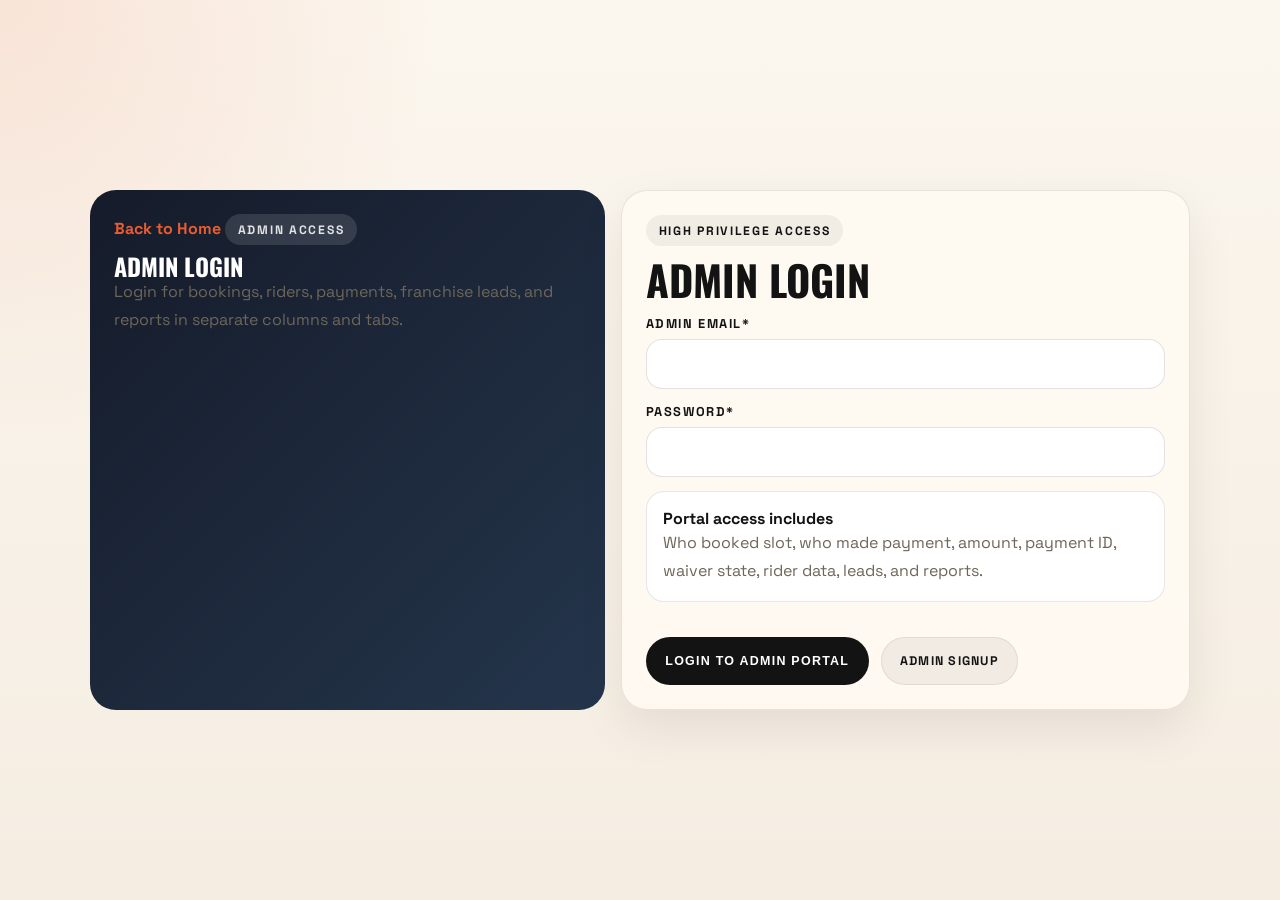
<file: admin/login.html>
<!DOCTYPE html>
<html lang="en">
<head>
  <meta charset="UTF-8">
  <meta name="viewport" content="width=device-width, initial-scale=1.0">
  <title>Admin Login | Chakra Athletica</title>
  <link rel="stylesheet" href="../assets/css/styles.css">
</head>
<body>
  <div class="page-shell">
    <div class="auth-layout">
      <aside class="auth-side">
        <a class="back-link" href="../index.html">Back to Home</a>
        <span class="eyebrow light">Admin Access</span>
        <h1>Admin Login</h1>
        <p class="lead">Login for bookings, riders, payments, franchise leads, and reports in separate columns and tabs.</p>
      </aside>
      <section class="auth-form-card">
        <span class="eyebrow">High privilege access</span>
        <h2 style="font-size:2.6rem; margin-top:0.8rem;">Admin Login</h2>
        <form id="adminLoginForm" class="field-grid" style="margin-top:1rem;">
          <div class="field">
            <label for="adminLoginEmail">Admin email*</label>
            <input id="adminLoginEmail" type="email" required>
          </div>
          <div class="field">
            <label for="adminLoginPassword">Password*</label>
            <input id="adminLoginPassword" type="password" required>
          </div>
          <div class="mini-panel">
            <strong>Portal access includes</strong>
            <p class="table-note">Who booked slot, who made payment, amount, payment ID, waiver state, rider data, leads, and reports.</p>
          </div>
          <div class="cta-row">
            <button class="button primary" type="submit">Login to Admin Portal</button>
            <a class="button secondary" href="signup.html">Admin Signup</a>
          </div>
        </form>
      </section>
    </div>
  </div>
  <script src="../assets/js/site-data.js"></script>
  <script src="../database/db.js"></script>
  <script src="../assets/js/config.js"></script>
  <script src="../assets/js/app.js"></script>
</body>
</html>
</file>
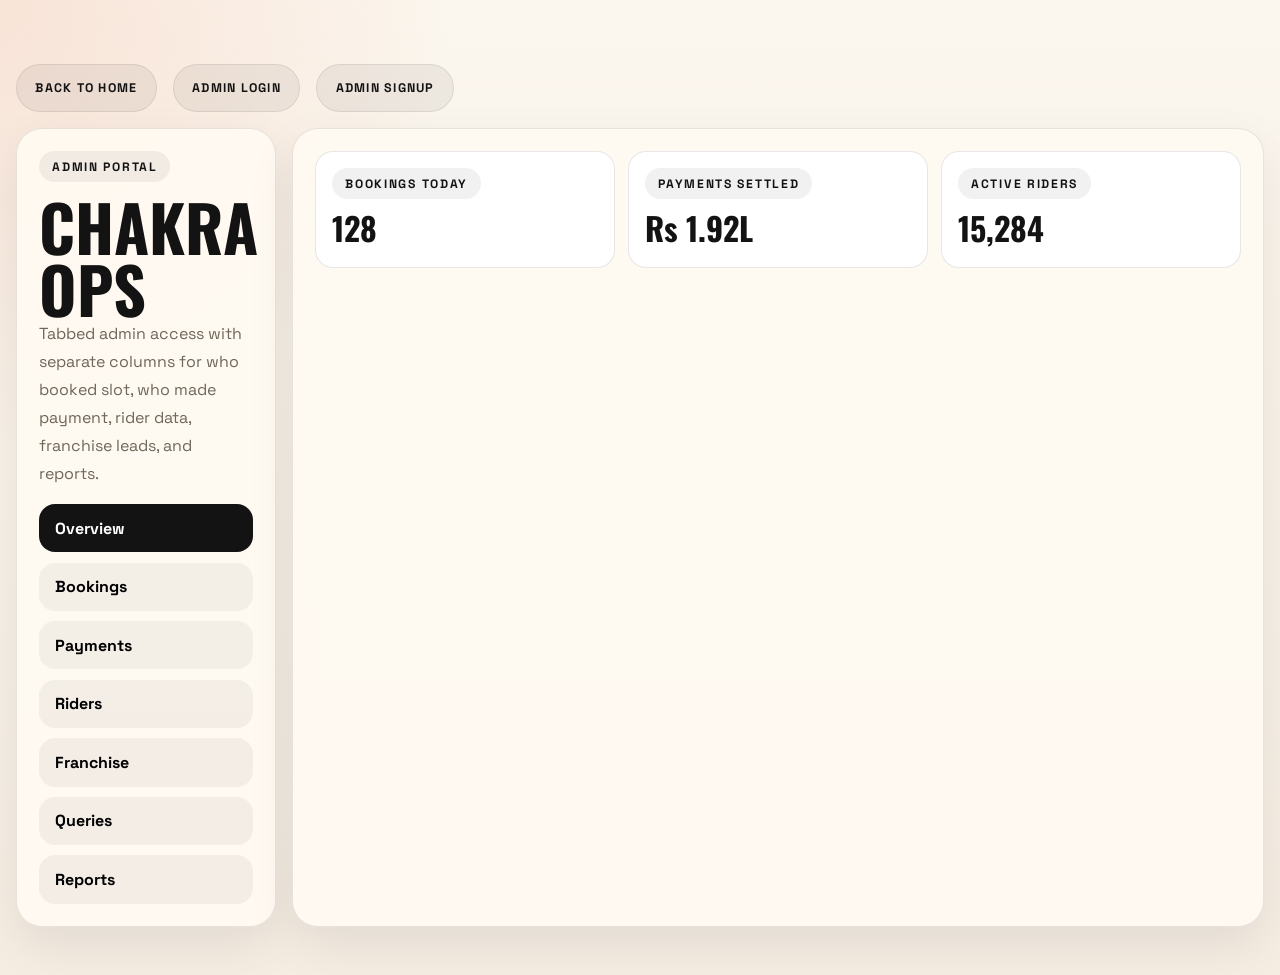
<file: admin/portal.html>
<!DOCTYPE html>
<html lang="en">
<head>
  <meta charset="UTF-8">
  <meta name="viewport" content="width=device-width, initial-scale=1.0">
  <title>Admin Portal | Chakra Athletica</title>
  <link rel="stylesheet" href="../assets/css/styles.css">
</head>
<body data-page="admin-portal">
  <div class="portal">
    <div class="inline-links" style="margin-bottom:1rem;">
      <a class="button secondary" href="../index.html">Back to Home</a>
      <a class="button secondary" href="login.html">Admin Login</a>
      <a class="button secondary" href="signup.html">Admin Signup</a>
    </div>
    <div class="portal-shell">
      <aside class="portal-sidebar">
        <span class="eyebrow">Admin Portal</span>
        <h1 style="margin-top:0.8rem;">Chakra Ops</h1>
        <p>Tabbed admin access with separate columns for who booked slot, who made payment, rider data, franchise leads, and reports.</p>
        <div class="portal-tabs">
          <button class="portal-tab active" type="button" data-tab="overview">Overview</button>
          <button class="portal-tab" type="button" data-tab="bookings">Bookings</button>
          <button class="portal-tab" type="button" data-tab="payments">Payments</button>
          <button class="portal-tab" type="button" data-tab="riders">Riders</button>
          <button class="portal-tab" type="button" data-tab="franchise">Franchise</button>
          <button class="portal-tab" type="button" data-tab="queries">Queries</button>
          <button class="portal-tab" type="button" data-tab="reports">Reports</button>
        </div>
      </aside>
      <section class="portal-panel">
        <div class="portal-view active" data-view="overview">
          <div class="stat-grid">
            <div class="stat-card"><span class="eyebrow">Bookings today</span><strong>128</strong></div>
            <div class="stat-card"><span class="eyebrow">Payments settled</span><strong>Rs 1.92L</strong></div>
            <div class="stat-card"><span class="eyebrow">Active riders</span><strong>15,284</strong></div>
          </div>
        </div>
        <div class="portal-view" data-view="bookings">
          <table class="admin-table">
            <thead><tr><th>Rider</th><th>Email</th><th>Phone</th><th>Class</th><th>Studio</th><th>Booked Slot</th><th>Booked Via</th><th>Status</th></tr></thead>
            <tbody id="bookingsTableBody"></tbody>
          </table>
        </div>
        <div class="portal-view" data-view="payments">
          <table class="admin-table">
            <thead><tr><th>Payer</th><th>Email</th><th>Pack</th><th>Amount</th><th>Method</th><th>Payment ID</th><th>Status</th><th>Offer Used</th></tr></thead>
            <tbody id="paymentsTableBody"></tbody>
          </table>
        </div>
        <div class="portal-view" data-view="riders">
          <table class="admin-table">
            <thead><tr><th>Name</th><th>Email</th><th>Phone</th><th>Preferred Studio</th><th>Pack Balance</th><th>Waiver</th><th>Referral</th><th>Notes</th></tr></thead>
            <tbody id="usersTableBody"></tbody>
          </table>
        </div>
        <div class="portal-view" data-view="franchise">
          <table class="admin-table">
            <thead><tr><th>Lead</th><th>City</th><th>Phone</th><th>Email</th><th>Status</th><th>Assigned Admin</th><th>Stage</th></tr></thead>
            <tbody id="franchiseTableBody"></tbody>
          </table>
        </div>
        <div class="portal-view" data-view="queries">
          <table class="admin-table">
            <thead><tr><th>Name</th><th>Email</th><th>Type</th><th>Subject</th><th>Message</th><th>Status</th></tr></thead>
            <tbody id="queriesTableBody"></tbody>
          </table>
        </div>
        <div class="portal-view" data-view="reports">
          <table class="admin-table">
            <thead><tr><th>Studio</th><th>Revenue</th><th>Bookings</th><th>Utilisation</th><th>No-Shows</th><th>Refunds</th><th>Top Class</th></tr></thead>
            <tbody id="reportsTableBody"></tbody>
          </table>
        </div>
      </section>
    </div>
  </div>
  <script src="../assets/js/site-data.js"></script>
  <script src="../database/db.js"></script>
  <script src="../assets/js/config.js"></script>
  <script src="../assets/js/app.js"></script>
</body>
</html>
</file>
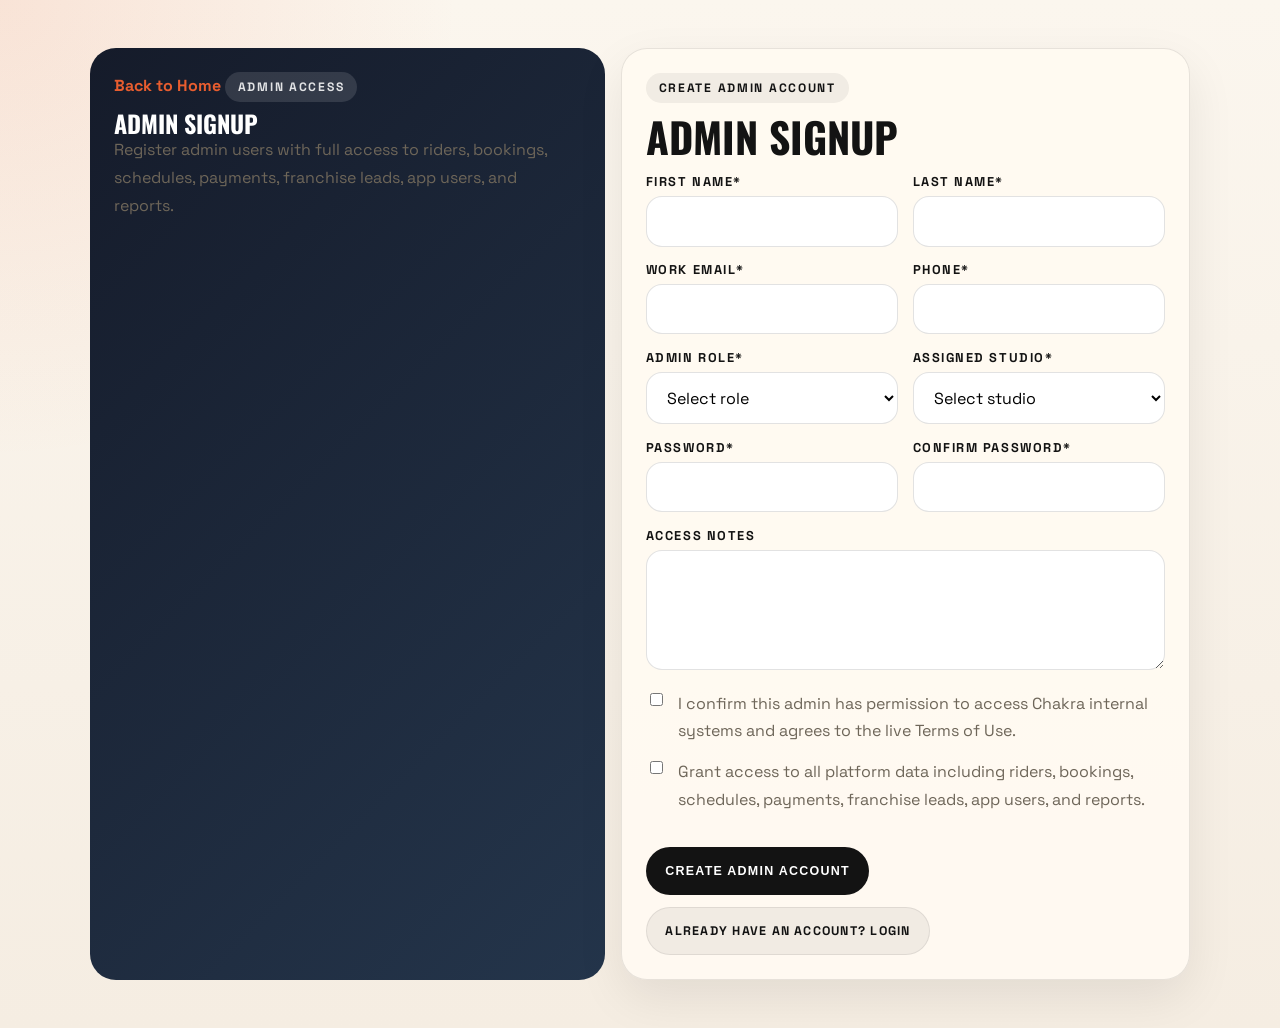
<file: admin/signup.html>
<!DOCTYPE html>
<html lang="en">
<head>
  <meta charset="UTF-8">
  <meta name="viewport" content="width=device-width, initial-scale=1.0">
  <title>Admin Signup | Chakra Athletica</title>
  <link rel="stylesheet" href="../assets/css/styles.css">
</head>
<body>
  <div class="page-shell">
    <div class="auth-layout">
      <aside class="auth-side">
        <a class="back-link" href="../index.html">Back to Home</a>
        <span class="eyebrow light">Admin Access</span>
        <h1>Admin Signup</h1>
        <p class="lead">Register admin users with full access to riders, bookings, schedules, payments, franchise leads, app users, and reports.</p>
      </aside>
      <section class="auth-form-card">
        <span class="eyebrow">Create admin account</span>
        <h2 style="font-size:2.6rem; margin-top:0.8rem;">Admin Signup</h2>
        <form id="adminSignupForm" class="field-grid" style="margin-top:1rem;">
          <div class="field-grid two">
            <div class="field"><label for="adminFirstName">First name*</label><input id="adminFirstName" type="text" required></div>
            <div class="field"><label for="adminLastName">Last name*</label><input id="adminLastName" type="text" required></div>
          </div>
          <div class="field-grid two">
            <div class="field"><label for="adminEmail">Work email*</label><input id="adminEmail" type="email" required></div>
            <div class="field"><label for="adminPhone">Phone*</label><input id="adminPhone" type="tel" required></div>
          </div>
          <div class="field-grid two">
            <div class="field">
              <label for="adminRole">Admin role*</label>
              <select id="adminRole" required>
                <option value="">Select role</option>
                <option>Super Admin</option>
                <option>Studio Admin</option>
                <option>Franchise Admin</option>
                <option>Support Admin</option>
              </select>
            </div>
            <div class="field">
              <label for="adminStudio">Assigned studio*</label>
              <select id="adminStudio" required>
                <option value="">Select studio</option>
                <option>Central BLR</option>
                <option>Indiranagar</option>
                <option>Koramangala</option>
                <option>Raipur</option>
                <option>All Studios</option>
              </select>
            </div>
          </div>
          <div class="field-grid two">
            <div class="field"><label for="adminPassword">Password*</label><input id="adminPassword" type="password" required></div>
            <div class="field"><label for="adminConfirmPassword">Confirm password*</label><input id="adminConfirmPassword" type="password" required></div>
          </div>
          <div class="field">
            <label for="adminNotes">Access notes</label>
            <textarea id="adminNotes"></textarea>
          </div>
          <label class="checkbox">
            <input type="checkbox" id="adminPolicyCheck" required>
            <span>I confirm this admin has permission to access Chakra internal systems and agrees to the live <a href="https://www.chakraathletica.com/terms-of-use" target="_blank" rel="noreferrer">Terms of Use</a>.</span>
          </label>
          <label class="checkbox">
            <input type="checkbox" id="adminAllAccessCheck" required>
            <span>Grant access to all platform data including riders, bookings, schedules, payments, franchise leads, app users, and reports.</span>
          </label>
          <div class="cta-row">
            <button class="button primary" type="submit">Create Admin Account</button>
            <a class="button secondary" href="login.html">Already have an account? Login</a>
          </div>
        </form>
      </section>
    </div>
  </div>
  <script src="../assets/js/site-data.js"></script>
  <script src="../database/db.js"></script>
  <script src="../assets/js/config.js"></script>
  <script src="../assets/js/app.js"></script>
</body>
</html>
</file>
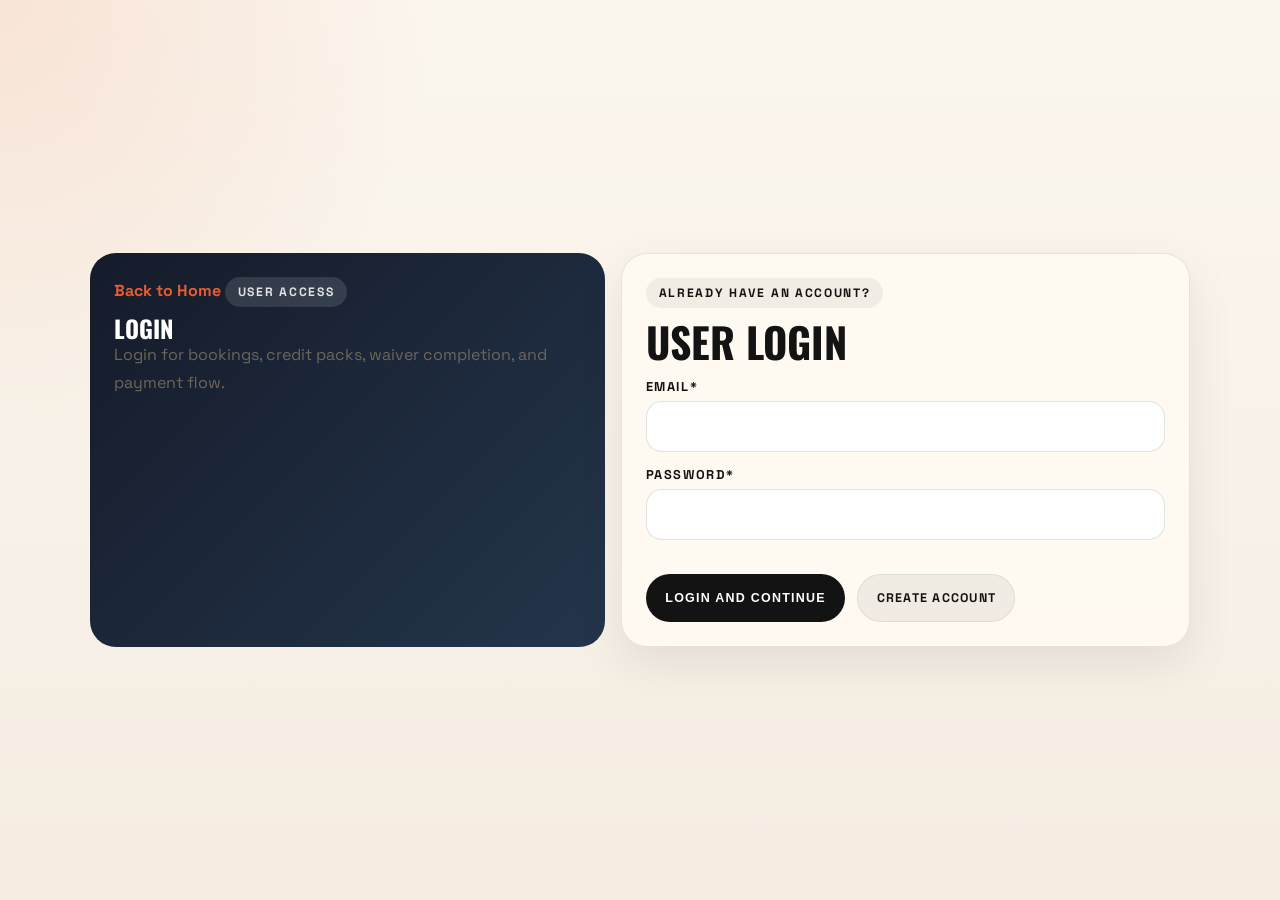
<file: auth/user-login.html>
<!DOCTYPE html>
<html lang="en">
<head>
  <meta charset="UTF-8">
  <meta name="viewport" content="width=device-width, initial-scale=1.0">
  <title>User Login | Chakra Athletica</title>
  <link rel="stylesheet" href="../assets/css/styles.css">
</head>
<body>
  <div class="page-shell">
    <div class="auth-layout">
      <aside class="auth-side">
        <a class="back-link" href="../index.html">Back to Home</a>
        <span class="eyebrow light">User Access</span>
        <h1>Login</h1>
        <p class="lead">Login for bookings, credit packs, waiver completion, and payment flow.</p>
      </aside>
      <section class="auth-form-card">
        <span class="eyebrow">Already have an account?</span>
        <h2 style="font-size:2.6rem; margin-top:0.8rem;">User Login</h2>
        <form id="userLoginForm" class="field-grid" style="margin-top:1rem;">
          <div class="field">
            <label for="userLoginEmail">Email*</label>
            <input id="userLoginEmail" type="email" required>
          </div>
          <div class="field">
            <label for="userLoginPassword">Password*</label>
            <input id="userLoginPassword" type="password" required>
          </div>
          <div class="cta-row">
            <button class="button primary" type="submit">Login and Continue</button>
            <a class="button secondary" href="user-signup.html">Create Account</a>
          </div>
        </form>
      </section>
    </div>
  </div>
  <script src="../assets/js/site-data.js"></script>
  <script src="../database/db.js"></script>
  <script src="../assets/js/config.js"></script>
  <script src="../assets/js/app.js"></script>
</body>
</html>
</file>
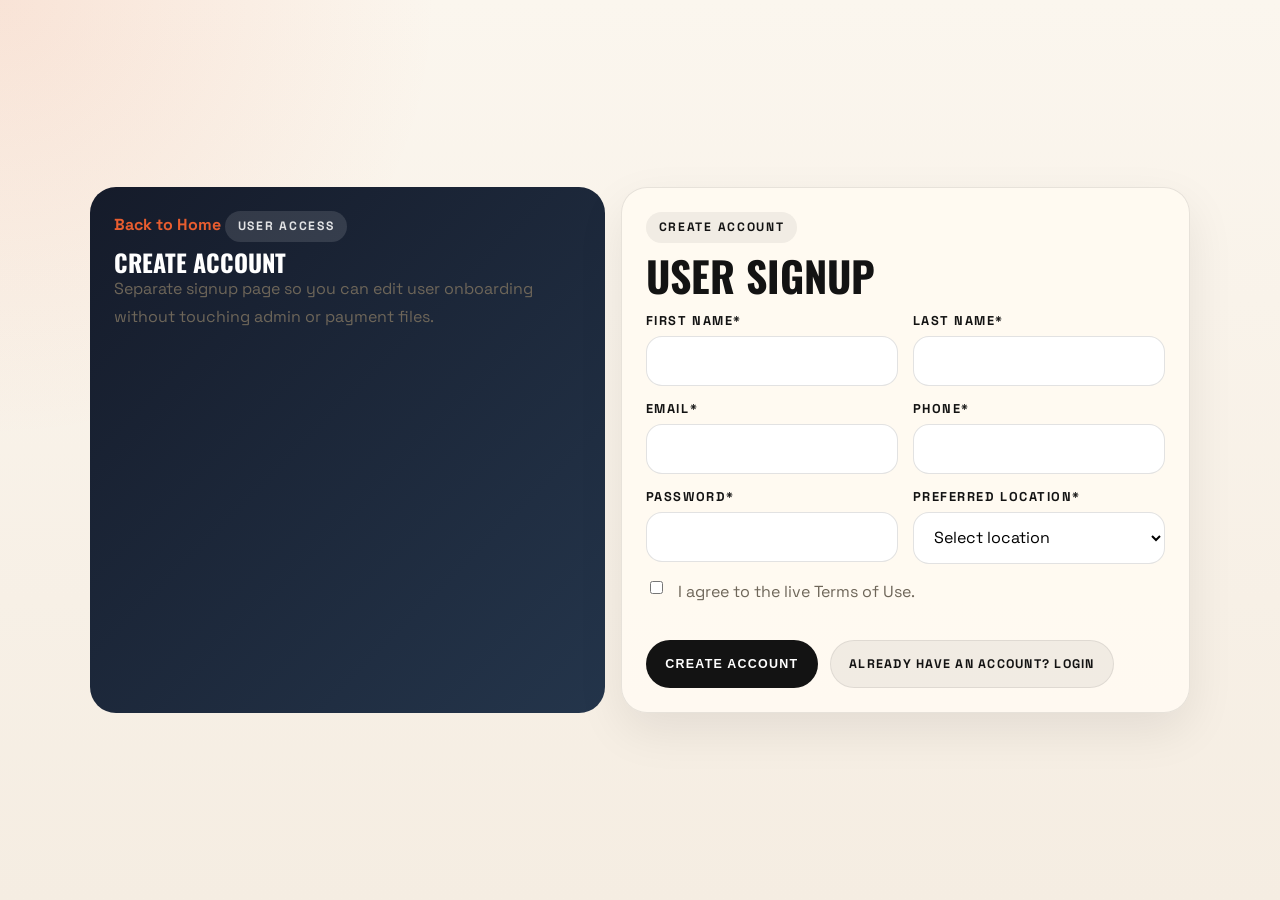
<file: auth/user-signup.html>
<!DOCTYPE html>
<html lang="en">
<head>
  <meta charset="UTF-8">
  <meta name="viewport" content="width=device-width, initial-scale=1.0">
  <title>User Signup | Chakra Athletica</title>
  <link rel="stylesheet" href="../assets/css/styles.css">
</head>
<body>
  <div class="page-shell">
    <div class="auth-layout">
      <aside class="auth-side">
        <a class="back-link" href="../index.html">Back to Home</a>
        <span class="eyebrow light">User Access</span>
        <h1>Create Account</h1>
        <p class="lead">Separate signup page so you can edit user onboarding without touching admin or payment files.</p>
      </aside>
      <section class="auth-form-card">
        <span class="eyebrow">Create account</span>
        <h2 style="font-size:2.6rem; margin-top:0.8rem;">User Signup</h2>
        <form id="userSignupForm" class="field-grid" style="margin-top:1rem;">
          <div class="field-grid two">
            <div class="field">
              <label for="firstName">First name*</label>
              <input id="firstName" type="text" required>
            </div>
            <div class="field">
              <label for="lastName">Last name*</label>
              <input id="lastName" type="text" required>
            </div>
          </div>
          <div class="field-grid two">
            <div class="field">
              <label for="signupEmail">Email*</label>
              <input id="signupEmail" type="email" required>
            </div>
            <div class="field">
              <label for="signupPhone">Phone*</label>
              <input id="signupPhone" type="tel" required>
            </div>
          </div>
          <div class="field-grid two">
            <div class="field">
              <label for="signupPassword">Password*</label>
              <input id="signupPassword" type="password" required>
            </div>
            <div class="field">
              <label for="signupLocation">Preferred location*</label>
              <select id="signupLocation" required>
                <option value="">Select location</option>
                <option>Bangalore</option>
                <option>Raipur</option>
              </select>
            </div>
          </div>
          <label class="checkbox">
            <input type="checkbox" required>
            <span>I agree to the live <a href="https://www.chakraathletica.com/terms-of-use" target="_blank" rel="noreferrer">Terms of Use</a>.</span>
          </label>
          <div class="cta-row">
            <button class="button primary" type="submit">Create Account</button>
            <a class="button secondary" href="user-login.html">Already have an account? Login</a>
          </div>
        </form>
      </section>
    </div>
  </div>
  <script src="../assets/js/site-data.js"></script>
  <script src="../database/db.js"></script>
  <script src="../assets/js/config.js"></script>
  <script src="../assets/js/app.js"></script>
</body>
</html>
</file>
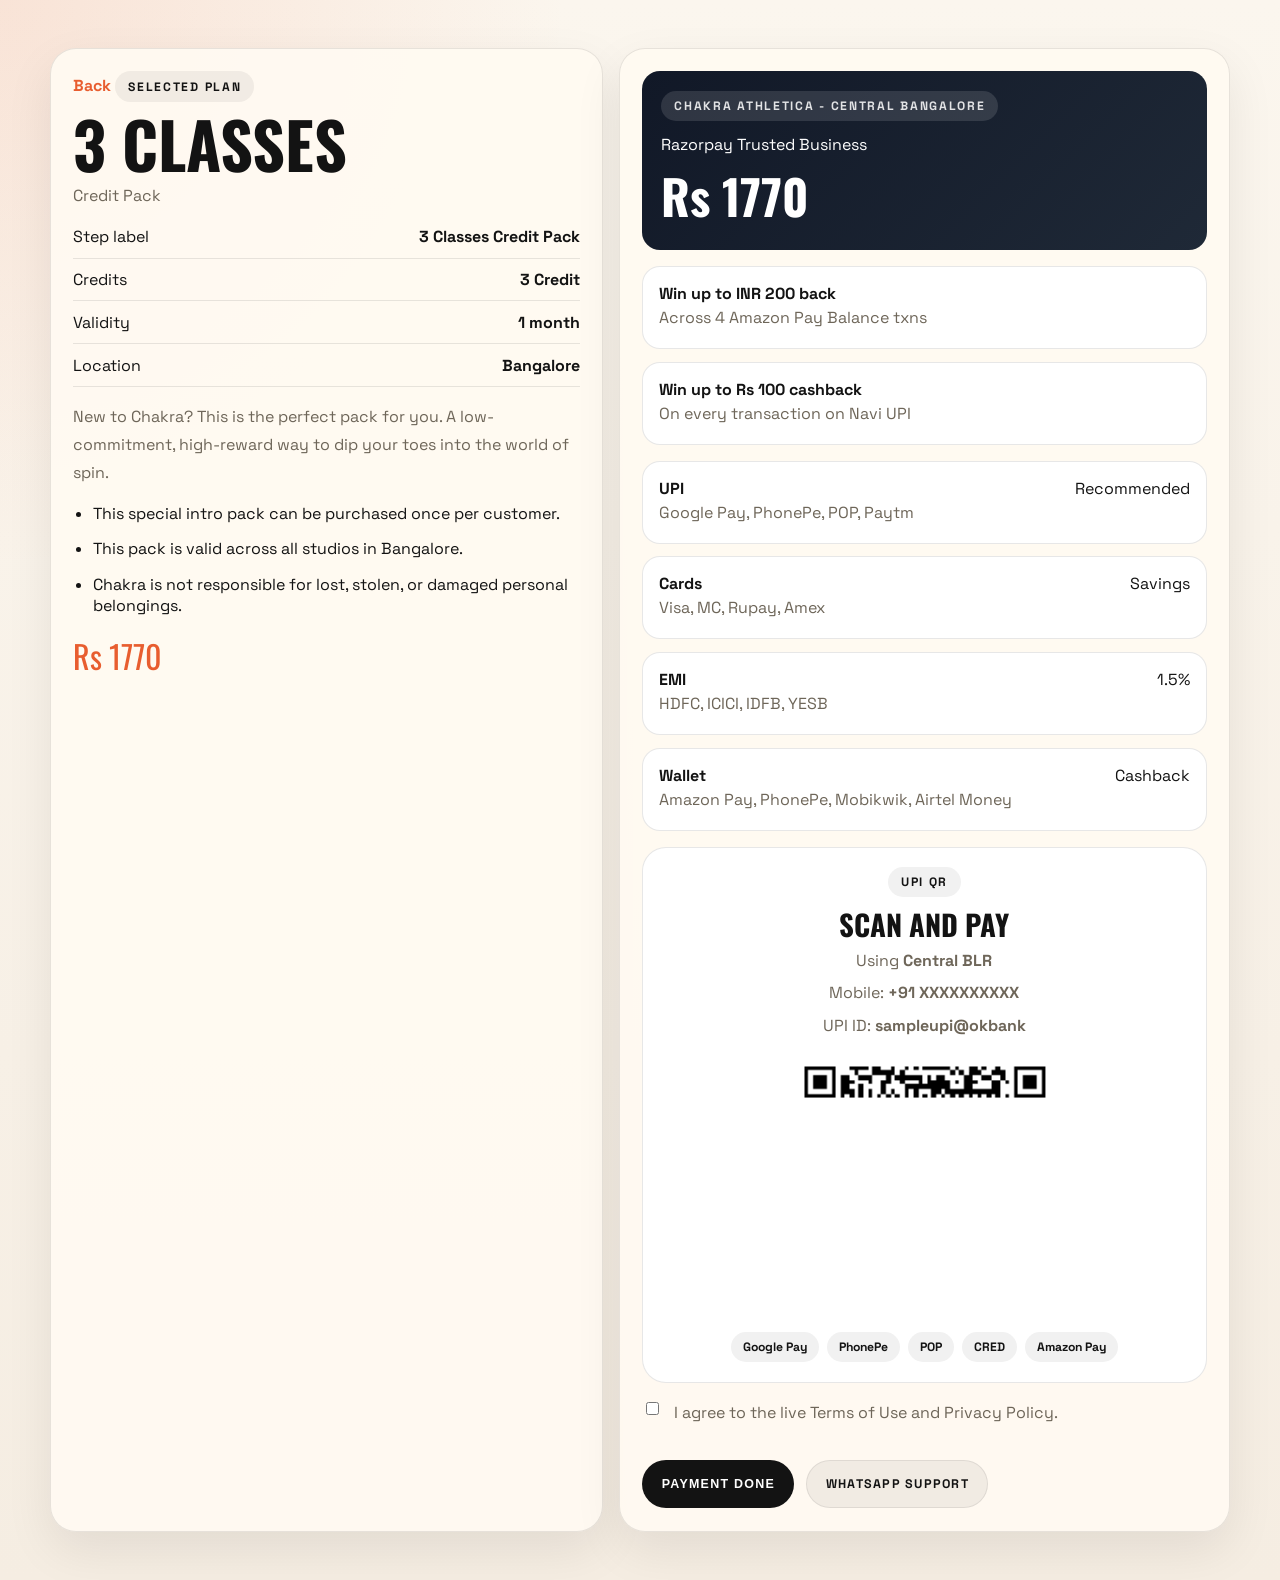
<file: payment/checkout.html>
<!DOCTYPE html>
<html lang="en">
<head>
  <meta charset="UTF-8">
  <meta name="viewport" content="width=device-width, initial-scale=1.0">
  <title>Checkout | Chakra Athletica</title>
  <link rel="stylesheet" href="../assets/css/styles.css">
</head>
<body data-page="payment">
  <div class="payment-layout">
    <section class="summary-box">
      <a class="back-link" href="../index.html">Back</a>
      <span class="eyebrow">Selected Plan</span>
      <h1 id="planSummaryTitle">3 Classes</h1>
      <p id="planSummaryName" class="lead" style="margin-top:0.5rem;">Credit Pack</p>
      <div class="summary-meta">
        <div><span>Step label</span><strong id="planStepLabel">3 Classes Credit Pack</strong></div>
        <div><span>Credits</span><strong id="planSummaryCredits">3 Credit</strong></div>
        <div><span>Validity</span><strong id="planSummaryValidity">1 month</strong></div>
        <div><span>Location</span><strong id="summaryLocation">Bangalore</strong></div>
      </div>
      <p id="planDescription" class="lead" style="margin-top:1rem;">New to Chakra? This is the perfect pack for you.</p>
      <ul id="planNotes" class="field-grid" style="margin-top:1rem; padding-left:1.2rem;"></ul>
      <p class="summary-total" id="planSummaryTotal" style="margin-top:1rem;">Rs 1770</p>
    </section>

    <section class="payment-box">
      <div class="price-box">
        <span class="eyebrow light" id="paymentStudioLabel">Chakra Athletica - Central Bangalore</span>
        <p style="margin-top:0.8rem;" id="paymentProviderLabel">Razorpay Trusted Business</p>
        <strong id="paymentPriceValue">Rs 1770</strong>
      </div>

      <div class="offer-list">
        <div class="offer-chip"><strong>Win up to INR 200 back</strong><p class="table-note">Across 4 Amazon Pay Balance txns</p></div>
        <div class="offer-chip"><strong>Win up to Rs 100 cashback</strong><p class="table-note">On every transaction on Navi UPI</p></div>
      </div>

      <div class="payment-option-list">
        <div class="payment-option"><div><strong>UPI</strong><p class="table-note">Google Pay, PhonePe, POP, Paytm</p></div><span>Recommended</span></div>
        <div class="payment-option"><div><strong>Cards</strong><p class="table-note">Visa, MC, Rupay, Amex</p></div><span>Savings</span></div>
        <div class="payment-option"><div><strong>EMI</strong><p class="table-note">HDFC, ICICI, IDFB, YESB</p></div><span>1.5%</span></div>
        <div class="payment-option"><div><strong>Wallet</strong><p class="table-note">Amazon Pay, PhonePe, Mobikwik, Airtel Money</p></div><span>Cashback</span></div>
      </div>

      <div class="qr-card">
        <span class="eyebrow">UPI QR</span>
        <h3 style="font-size:1.8rem; margin-top:0.8rem;">Scan and Pay</h3>
        <p class="table-note" style="margin-top:0.5rem;">Using <strong id="paymentUsingStudio">Central BLR</strong></p>
        <p class="table-note" style="margin-top:0.3rem;">Mobile: <strong id="paymentMobileDisplay">+91 XXXXXXXXXX</strong></p>
        <p class="table-note" style="margin-top:0.3rem;">UPI ID: <strong id="paymentUpiId">sampleupi@okbank</strong></p>
        <img id="paymentQrImage" src="" alt="UPI QR">
        <div class="small-pills">
          <span>Google Pay</span><span>PhonePe</span><span>POP</span><span>CRED</span><span>Amazon Pay</span>
        </div>
      </div>

      <form id="paymentFlowForm" class="field-grid" style="margin-top:1rem;">
        <label class="checkbox">
          <input type="checkbox" required>
          <span>I agree to the live <a href="https://www.chakraathletica.com/terms-of-use" target="_blank" rel="noreferrer">Terms of Use</a> and <a href="https://www.chakraathletica.com/privacy-policy" target="_blank" rel="noreferrer">Privacy Policy</a>.</span>
        </label>
        <div class="cta-row">
          <button class="button primary" type="submit">Payment Done</button>
          <a class="button secondary" id="customerWhatsappLink" href="#" target="_blank" rel="noreferrer">WhatsApp Support</a>
        </div>
      </form>
    </section>
  </div>
  <script src="../assets/js/site-data.js"></script>
  <script src="../database/db.js"></script>
  <script src="../assets/js/config.js"></script>
  <script src="../assets/js/app.js"></script>
</body>
</html>
</file>
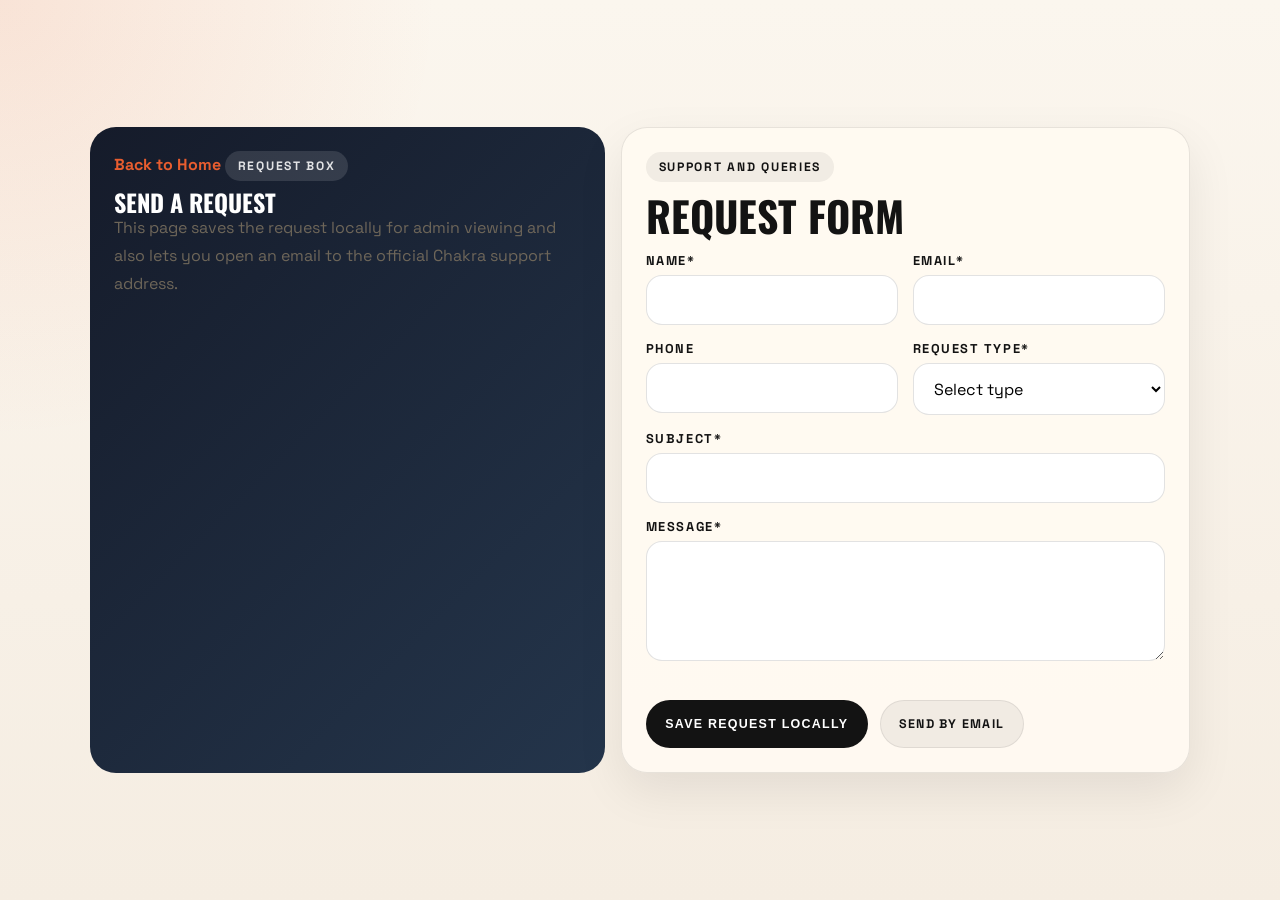
<file: requests/request-form.html>
<!DOCTYPE html>
<html lang="en">
<head>
  <meta charset="UTF-8">
  <meta name="viewport" content="width=device-width, initial-scale=1.0">
  <title>Request Form | Chakra Athletica</title>
  <link rel="stylesheet" href="../assets/css/styles.css">
</head>
<body>
  <div class="page-shell">
    <div class="auth-layout">
      <aside class="auth-side">
        <a class="back-link" href="../index.html">Back to Home</a>
        <span class="eyebrow light">Request Box</span>
        <h1>Send a Request</h1>
        <p class="lead">This page saves the request locally for admin viewing and also lets you open an email to the official Chakra support address.</p>
      </aside>
      <section class="auth-form-card">
        <span class="eyebrow">Support and queries</span>
        <h2 style="font-size:2.6rem; margin-top:0.8rem;">Request Form</h2>
        <form id="requestForm" class="field-grid" style="margin-top:1rem;">
          <div class="field-grid two">
            <div class="field"><label for="requestName">Name*</label><input id="requestName" type="text" required></div>
            <div class="field"><label for="requestEmail">Email*</label><input id="requestEmail" type="email" required></div>
          </div>
          <div class="field-grid two">
            <div class="field"><label for="requestPhone">Phone</label><input id="requestPhone" type="tel"></div>
            <div class="field">
              <label for="requestType">Request type*</label>
              <select id="requestType" required>
                <option value="">Select type</option>
                <option>General Query</option>
                <option>Trial Pack</option>
                <option>Class Booking</option>
                <option>Callback Request</option>
                <option>Franchise Query</option>
              </select>
            </div>
          </div>
          <div class="field"><label for="requestSubject">Subject*</label><input id="requestSubject" type="text" required></div>
          <div class="field"><label for="requestMessage">Message*</label><textarea id="requestMessage" required></textarea></div>
          <div class="cta-row">
            <button class="button primary" type="submit">Save Request Locally</button>
            <a class="button secondary" id="requestEmailAction" href="#">Send by Email</a>
          </div>
        </form>
      </section>
    </div>
  </div>
  <script src="../assets/js/site-data.js"></script>
  <script src="../database/db.js"></script>
  <script src="../assets/js/config.js"></script>
  <script src="../assets/js/app.js"></script>
</body>
</html>
</file>
<file: assets/css/styles.css>
@import url('https://fonts.googleapis.com/css2?family=Oswald:wght@400;500;700&family=Space+Grotesk:wght@400;500;700&display=swap');

:root {
  --bg: #f6efe6;
  --paper: #fffaf2;
  --ink: #131313;
  --muted: #6e6659;
  --line: rgba(19, 19, 19, 0.1);
  --accent: #e85d2f;
  --dark: #121826;
  --shadow: 0 18px 48px rgba(19, 19, 19, 0.08);
  --radius: 26px;
  --radius-sm: 18px;
}

* { box-sizing: border-box; }
html { scroll-behavior: smooth; }
body {
  margin: 0;
  font-family: "Space Grotesk", sans-serif;
  color: var(--ink);
  background:
    radial-gradient(circle at top left, rgba(232, 93, 47, 0.12), transparent 28%),
    linear-gradient(180deg, #fbf6ee 0%, #f5ede2 100%);
}
a { color: inherit; text-decoration: none; }
img { max-width: 100%; display: block; }
h1, h2, h3 { font-family: "Oswald", sans-serif; text-transform: uppercase; line-height: 0.98; margin: 0; }
p { margin: 0; }

.container { width: min(1180px, calc(100% - 2rem)); margin: 0 auto; }
.promo-bar {
  background: #111;
  color: #fff;
  overflow: hidden;
  position: sticky;
  top: 0;
  z-index: 30;
}
.promo-track {
  display: flex;
  gap: 2rem;
  width: max-content;
  padding: 0.8rem 0;
  font-size: 0.78rem;
  letter-spacing: 0.18em;
  text-transform: uppercase;
  animation: scrollTrack 24s linear infinite;
}
@keyframes scrollTrack { from { transform: translateX(0); } to { transform: translateX(-35%); } }

.site-nav {
  position: sticky;
  top: 42px;
  z-index: 25;
  backdrop-filter: blur(16px);
  background: rgba(255, 250, 242, 0.78);
  border-bottom: 1px solid var(--line);
}
.nav-row {
  min-height: 78px;
  display: flex;
  align-items: center;
  justify-content: space-between;
  gap: 1rem;
}
.brand {
  display: inline-flex;
  align-items: center;
  gap: 0.9rem;
}
.brand strong, .brand small { display: block; }
.brand strong { font-family: "Oswald", sans-serif; letter-spacing: 0.22em; }
.brand small { text-transform: uppercase; color: var(--muted); letter-spacing: 0.18em; font-size: 0.72rem; }
.brand-mark {
  width: 44px;
  height: 44px;
  border-radius: 50%;
  display: grid;
  place-items: center;
  background: linear-gradient(135deg, var(--accent), #ff9b73);
  color: #fff;
  font-family: "Oswald", sans-serif;
  font-size: 1.2rem;
}
.nav-links {
  display: flex;
  gap: 1rem;
  align-items: center;
  flex-wrap: wrap;
}
.nav-links a {
  font-size: 0.82rem;
  font-weight: 700;
  text-transform: uppercase;
  letter-spacing: 0.12em;
  color: var(--muted);
}

.hero, .section { padding: 4rem 0; }
.alt { background: rgba(255, 255, 255, 0.28); }
.hero-grid, .grid.two, .grid.three, .grid.four {
  display: grid;
  gap: 1rem;
}
.hero-grid { grid-template-columns: 1.15fr 0.85fr; align-items: stretch; }
.grid.two { grid-template-columns: repeat(2, minmax(0, 1fr)); }
.grid.three { grid-template-columns: repeat(3, minmax(0, 1fr)); }
.grid.four { grid-template-columns: repeat(4, minmax(0, 1fr)); }
.media-grid { display: grid; grid-template-columns: 1.05fr 0.95fr; gap: 1rem; }

.card {
  background: rgba(255, 250, 242, 0.88);
  border: 1px solid var(--line);
  border-radius: var(--radius);
  padding: 1.4rem;
  box-shadow: var(--shadow);
}
.card.compact { min-height: 220px; display: flex; flex-direction: column; justify-content: space-between; }
.card.soft { background: linear-gradient(135deg, #fffaf2, #f0e4d6); }
.card.dark { background: linear-gradient(135deg, #161d2b, #263345); color: #fff; }
.media-frame {
  border-radius: var(--radius);
  overflow: hidden;
  border: 1px solid var(--line);
  background: #fff;
  box-shadow: var(--shadow);
}
.media-frame img,
.media-frame iframe {
  width: 100%;
  height: 100%;
  min-height: 320px;
  display: block;
  object-fit: cover;
  border: 0;
}
.media-stack {
  display: grid;
  gap: 1rem;
  grid-template-columns: 1fr 1fr;
}

.eyebrow {
  display: inline-flex;
  width: fit-content;
  border-radius: 999px;
  padding: 0.45rem 0.8rem;
  background: rgba(19, 19, 19, 0.06);
  font-size: 0.76rem;
  letter-spacing: 0.14em;
  text-transform: uppercase;
  font-weight: 700;
}
.eyebrow.light { background: rgba(255, 255, 255, 0.12); color: rgba(255, 255, 255, 0.86); }

.hero h1 { font-size: clamp(3.5rem, 8vw, 6.4rem); margin-top: 1rem; }
.hero h2 { font-size: clamp(2.6rem, 6vw, 4rem); margin-top: 0.8rem; }
.lead, .card p, .section-head p, .portal-sidebar p, .table-note {
  color: var(--muted);
  line-height: 1.75;
}
.card.dark p, .card.dark .lead { color: rgba(255, 255, 255, 0.78); }

.quick-stats {
  display: grid;
  grid-template-columns: repeat(3, minmax(0, 1fr));
  gap: 0.8rem;
  margin-top: 1.5rem;
}
.quick-stats div {
  background: rgba(255, 255, 255, 0.62);
  border-radius: 18px;
  padding: 1rem;
}
.quick-stats strong {
  display: block;
  font-family: "Oswald", sans-serif;
  font-size: 2rem;
}
.quick-stats span {
  display: block;
  color: var(--muted);
  text-transform: uppercase;
  font-size: 0.76rem;
  letter-spacing: 0.14em;
}

.cta-row, .cta-stack {
  display: flex;
  gap: 0.75rem;
  flex-wrap: wrap;
  margin-top: 1.25rem;
}
.cta-stack { flex-direction: column; }
.button {
  display: inline-flex;
  align-items: center;
  justify-content: center;
  gap: 0.5rem;
  min-height: 48px;
  padding: 0.8rem 1.15rem;
  border-radius: 999px;
  border: 1px solid transparent;
  font-weight: 700;
  text-transform: uppercase;
  letter-spacing: 0.1em;
  font-size: 0.78rem;
}
.button.primary { background: var(--ink); color: #fff; }
.button.secondary { background: rgba(19, 19, 19, 0.06); color: var(--ink); border-color: rgba(19, 19, 19, 0.08); }
.button.light { background: #fff; color: var(--ink); }
.button.outline-light { border-color: rgba(255, 255, 255, 0.22); color: #fff; }

.section-head {
  display: flex;
  align-items: end;
  justify-content: space-between;
  gap: 1rem;
  margin-bottom: 1.5rem;
}
.section-head h2 { font-size: clamp(2.4rem, 6vw, 4rem); }

.price {
  margin-top: 1rem;
  font-family: "Oswald", sans-serif;
  font-size: 2rem;
  color: var(--accent);
}

.page-shell {
  min-height: 100vh;
  display: grid;
  place-items: center;
  padding: 3rem 0;
}
.auth-layout {
  width: min(1100px, calc(100% - 2rem));
  display: grid;
  grid-template-columns: 0.95fr 1.05fr;
  gap: 1rem;
}
.auth-side {
  border-radius: var(--radius);
  padding: 1.5rem;
  background: linear-gradient(135deg, #151b2a, #24354b);
  color: #fff;
}
.auth-form-card {
  border-radius: var(--radius);
  padding: 1.5rem;
  background: rgba(255, 250, 242, 0.94);
  border: 1px solid var(--line);
  box-shadow: var(--shadow);
}
.field-grid { display: grid; gap: 0.9rem; }
.field-grid.two { grid-template-columns: repeat(2, minmax(0, 1fr)); }
.field label {
  display: block;
  margin-bottom: 0.4rem;
  font-size: 0.8rem;
  font-weight: 700;
  text-transform: uppercase;
  letter-spacing: 0.12em;
}
.field input, .field select, .field textarea {
  width: 100%;
  min-height: 48px;
  padding: 0.85rem 1rem;
  border-radius: 16px;
  border: 1px solid rgba(19, 19, 19, 0.12);
  background: #fff;
  font: inherit;
}
.field textarea { min-height: 120px; resize: vertical; }
.checkbox { display: flex; gap: 0.75rem; align-items: start; color: var(--muted); line-height: 1.7; }
.back-link { display: inline-block; margin-bottom: 1rem; color: var(--accent); font-weight: 700; }
.inline-links { display: flex; gap: 1rem; flex-wrap: wrap; margin-top: 1rem; }

.payment-layout {
  width: min(1180px, calc(100% - 2rem));
  margin: 0 auto;
  display: grid;
  grid-template-columns: 0.95fr 1.05fr;
  gap: 1rem;
  padding: 3rem 0;
}
.summary-box, .payment-box, .portal-sidebar, .portal-panel {
  background: rgba(255, 250, 242, 0.94);
  border: 1px solid var(--line);
  border-radius: var(--radius);
  padding: 1.4rem;
  box-shadow: var(--shadow);
}
.summary-box h1, .portal-sidebar h1 { font-size: clamp(2.6rem, 6vw, 4rem); }
.summary-meta {
  display: grid;
  gap: 0.65rem;
  margin-top: 1rem;
}
.summary-meta div { display: flex; justify-content: space-between; gap: 1rem; padding-bottom: 0.65rem; border-bottom: 1px solid var(--line); }
.summary-total { font-family: "Oswald", sans-serif; font-size: 2rem; color: var(--accent); }
.price-box {
  border-radius: var(--radius-sm);
  padding: 1.2rem;
  background: linear-gradient(135deg, #111827, #1f2937);
  color: #fff;
}
.price-box strong {
  display: block;
  margin-top: 0.3rem;
  font-family: "Oswald", sans-serif;
  font-size: 3rem;
}
.payment-option-list, .offer-list {
  display: grid;
  gap: 0.8rem;
  margin-top: 1rem;
}
.offer-chip, .payment-option, .mini-panel {
  border-radius: 18px;
  padding: 1rem;
  border: 1px solid var(--line);
  background: #fff;
}
.payment-option {
  display: flex;
  justify-content: space-between;
  gap: 1rem;
}
.qr-card {
  margin-top: 1rem;
  text-align: center;
  border-radius: 24px;
  padding: 1.2rem;
  background: #fff;
  border: 1px solid var(--line);
}
.qr-card img { width: min(260px, 100%); margin: 1rem auto; border-radius: 16px; }
.small-pills { display: flex; flex-wrap: wrap; gap: 0.5rem; justify-content: center; }
.small-pills span { padding: 0.45rem 0.75rem; border-radius: 999px; background: rgba(19, 19, 19, 0.06); font-size: 0.76rem; font-weight: 700; }

.portal {
  width: min(1280px, calc(100% - 2rem));
  margin: 0 auto;
  padding: 3rem 0;
}
.portal-shell {
  display: grid;
  grid-template-columns: 260px 1fr;
  gap: 1rem;
}
.portal-tabs { display: grid; gap: 0.65rem; margin-top: 1rem; }
.portal-tab {
  width: 100%;
  text-align: left;
  border-radius: 16px;
  background: rgba(19, 19, 19, 0.05);
  padding: 0.85rem 1rem;
  border: 0;
  font: inherit;
  font-weight: 700;
}
.portal-tab.active { background: var(--ink); color: #fff; }
.portal-view { display: none; }
.portal-view.active { display: block; }
.stat-grid {
  display: grid;
  grid-template-columns: repeat(3, minmax(0, 1fr));
  gap: 0.85rem;
  margin-bottom: 1rem;
}
.stat-card {
  border-radius: 18px;
  background: #fff;
  border: 1px solid var(--line);
  padding: 1rem;
}
.stat-card strong {
  display: block;
  font-family: "Oswald", sans-serif;
  font-size: 2rem;
  margin-top: 0.35rem;
}
.admin-table {
  width: 100%;
  border-collapse: collapse;
  background: #fff;
  border-radius: 18px;
  overflow: hidden;
}
.admin-table th, .admin-table td {
  padding: 0.85rem 0.9rem;
  border-bottom: 1px solid var(--line);
  text-align: left;
  vertical-align: top;
}
.admin-table th {
  background: rgba(19, 19, 19, 0.04);
  font-size: 0.76rem;
  text-transform: uppercase;
  letter-spacing: 0.12em;
  color: var(--muted);
}
.admin-table tr:last-child td { border-bottom: 0; }

@media (max-width: 980px) {
  .hero-grid, .auth-layout, .payment-layout, .portal-shell, .grid.two, .grid.three, .grid.four, .media-grid, .media-stack {
    grid-template-columns: 1fr;
  }
  .stat-grid, .quick-stats, .field-grid.two { grid-template-columns: 1fr; }
  .section-head { flex-direction: column; align-items: start; }
}

@media (max-width: 760px) {
  .site-nav { top: 42px; }
  .nav-row { flex-direction: column; padding: 0.8rem 0; }
  .admin-table { display: block; overflow-x: auto; }
}
</file>
